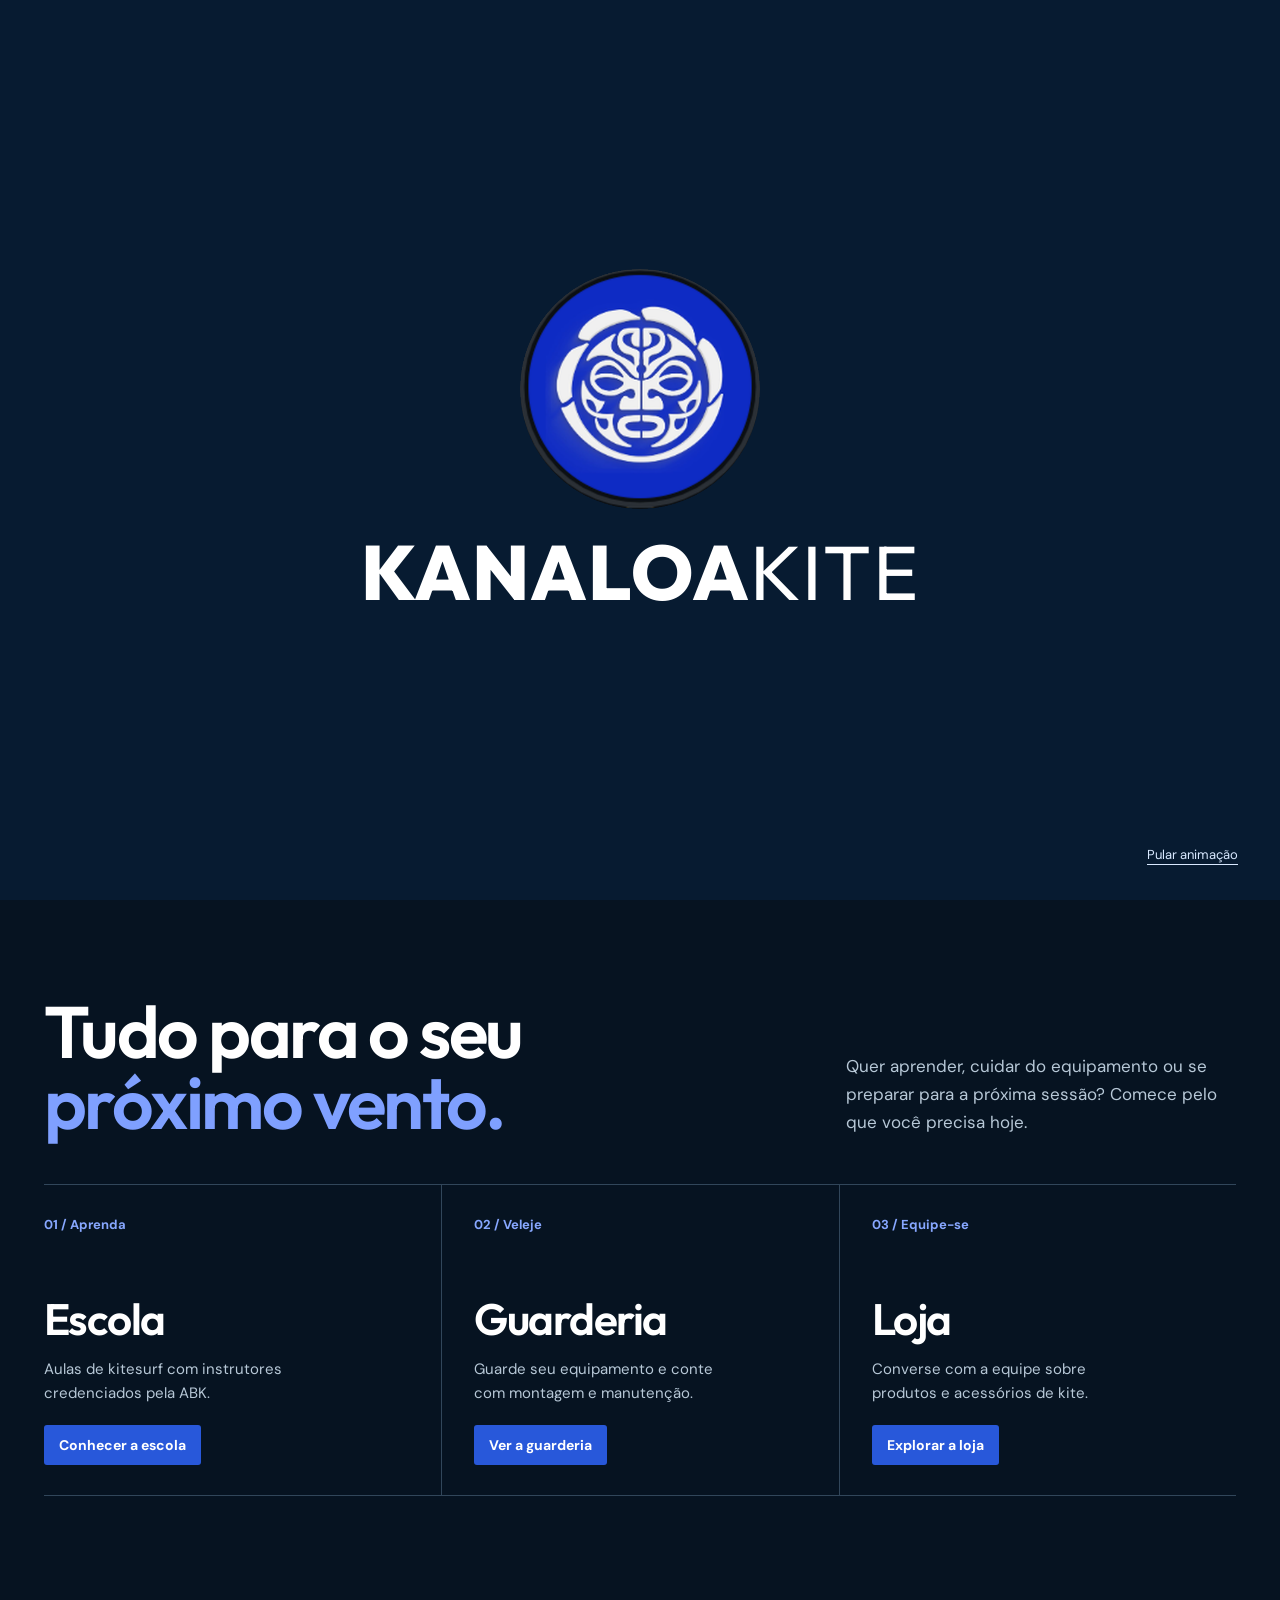
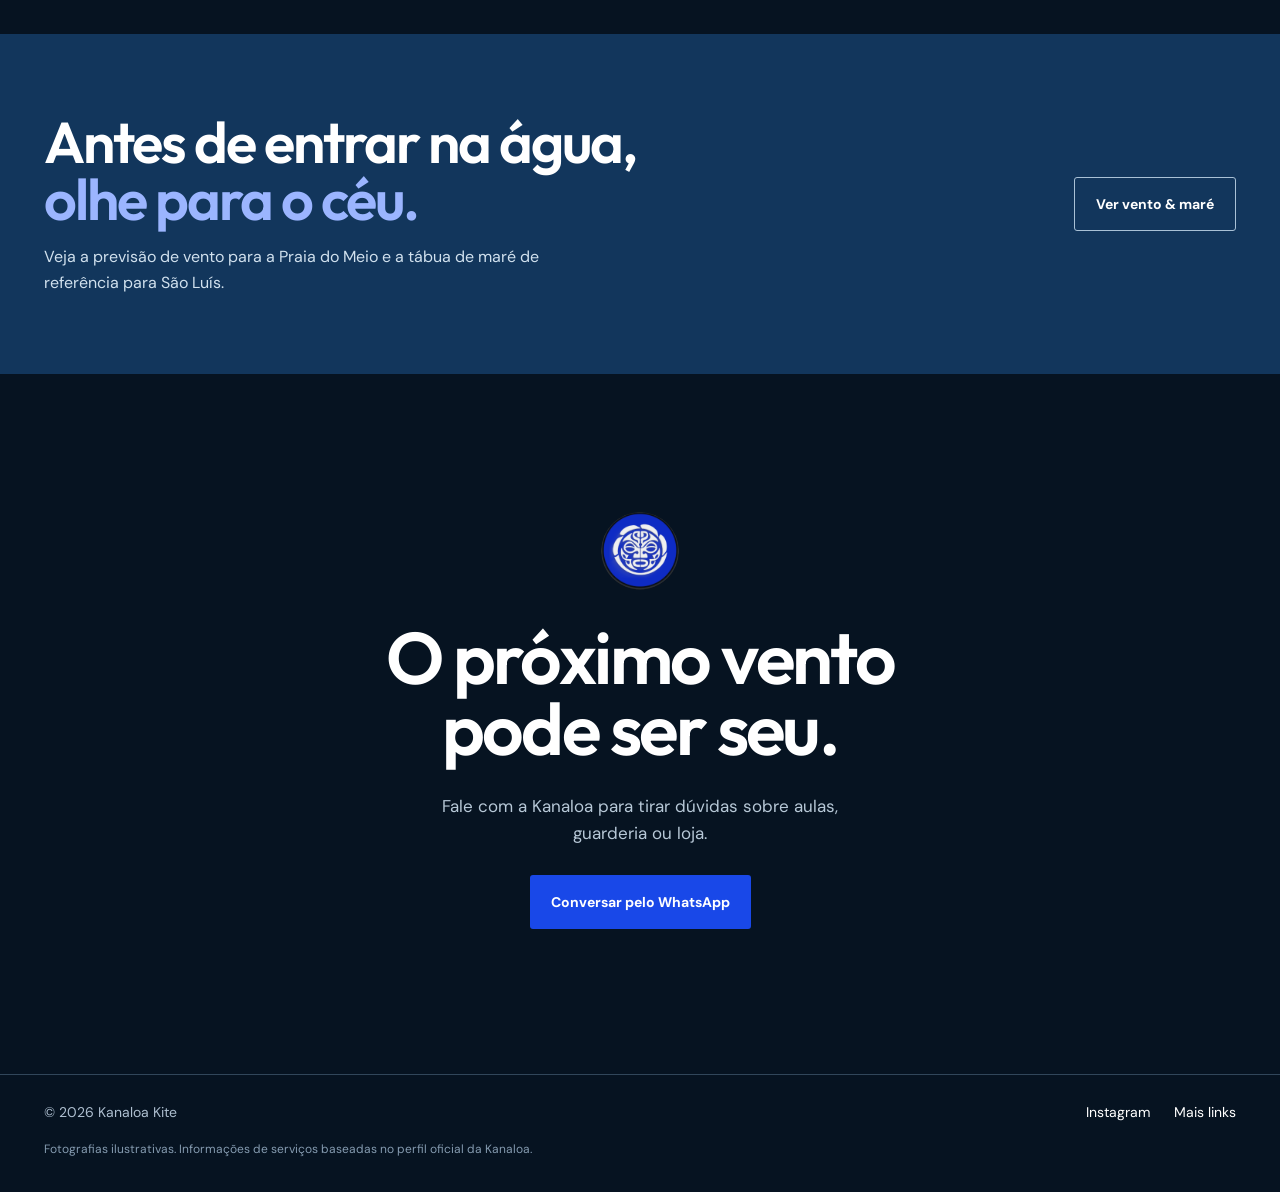
<file: index.html>
<!doctype html>
<html lang="pt-BR">
<head>
  <meta charset="utf-8">
  <meta name="viewport" content="width=device-width, initial-scale=1">
  <meta name="theme-color" content="#061321">
  <meta name="description" content="Kanaloa Kite: escola de kitesurf, guarderia e loja. Viva o vento em São Luís, Maranhão.">
  <title>Kanaloa Kite — Praia do Meio, Araçagy</title>
  <link rel="icon" type="image/png" href="assets/logo.png">
  <link rel="preconnect" href="https://fonts.googleapis.com">
  <link rel="preconnect" href="https://fonts.gstatic.com" crossorigin>
  <link href="https://fonts.googleapis.com/css2?family=DM+Sans:wght@400;500;600;700&family=Outfit:wght@400;500;600;700;800&display=swap" rel="stylesheet">
  <link rel="stylesheet" href="styles.css">
  <script defer src="script.js"></script>
  <script defer src="products.js"></script>
  <script defer src="store.js?v=6"></script>
</head>
<body>
  <a class="skip-link" href="#conteudo">Pular para o conteúdo</a>
  <div class="intro" id="intro" aria-hidden="true">
    <div class="intro__scene">
      <div class="intro__logo-draw"><svg class="intro__trace" xmlns="http://www.w3.org/2000/svg" viewBox="0 0 404 404" fill="none" stroke="white" stroke-width="2.5" stroke-linejoin="round" stroke-linecap="round"><path d="M 341,211 L 339,210 L 332,219 L 321,230 L 314,234 L 314,237 L 310,244 L 308,251 L 298,267 L 290,277 L 275,291 L 262,300 L 240,310 L 229,312 L 225,314 L 218,314 L 209,316 L 189,315 L 167,310 L 157,306 L 147,300 L 145,300 L 136,294 L 119,279 L 103,258 L 103,256 L 101,254 L 97,246 L 97,243 L 93,236 L 93,232 L 90,223 L 87,224 L 81,230 L 74,233 L 71,233 L 70,236 L 76,249 L 80,254 L 80,256 L 90,270 L 106,287 L 127,303 L 144,311 L 146,313 L 154,315 L 157,317 L 160,317 L 163,319 L 176,321 L 180,323 L 217,324 L 218,323 L 227,323 L 240,319 L 245,319 L 253,315 L 261,313 L 263,311 L 265,311 L 280,303 L 299,289 L 318,269 L 327,255 L 337,230 L 339,216 Z" pathLength="100" style="--order:0"/><path d="M 200,100 L 198,99 L 186,99 L 185,100 L 174,101 L 167,107 L 166,111 L 164,113 L 164,127 L 166,129 L 166,131 L 171,138 L 178,142 L 187,144 L 192,149 L 192,160 L 191,161 L 183,154 L 160,142 L 153,134 L 153,122 L 160,110 L 156,110 L 147,116 L 145,116 L 129,128 L 120,137 L 115,144 L 112,153 L 115,153 L 123,147 L 126,147 L 129,145 L 140,144 L 153,147 L 165,153 L 181,168 L 184,173 L 194,182 L 198,183 L 199,182 L 199,175 L 195,171 L 195,165 L 199,161 L 200,158 L 199,155 L 200,153 L 200,139 L 197,136 L 185,132 L 178,128 L 172,121 L 172,114 L 174,111 L 179,108 L 189,107 L 190,109 L 188,111 L 187,115 L 188,124 L 191,128 L 199,130 L 200,129 L 200,113 L 201,112 Z" pathLength="100" style="--order:1"/><path d="M 207,101 L 208,130 L 215,129 L 219,125 L 220,113 L 217,109 L 218,107 L 225,107 L 231,109 L 236,115 L 235,122 L 228,129 L 208,138 L 207,142 L 208,160 L 212,164 L 213,167 L 211,173 L 208,176 L 208,182 L 209,183 L 215,181 L 225,171 L 229,165 L 240,155 L 246,151 L 260,145 L 278,145 L 281,147 L 284,147 L 293,153 L 295,153 L 293,145 L 283,132 L 272,124 L 271,122 L 249,109 L 248,112 L 251,115 L 255,125 L 254,135 L 246,143 L 233,150 L 231,150 L 216,161 L 215,160 L 216,148 L 223,143 L 232,141 L 241,132 L 241,130 L 243,128 L 243,112 L 241,110 L 240,106 L 231,100 L 210,99 Z" pathLength="100" style="--order:2"/><path d="M 128,160 L 120,171 L 118,179 L 118,189 L 124,200 L 130,206 L 140,211 L 145,212 L 159,212 L 163,211 L 169,207 L 172,207 L 182,201 L 189,201 L 193,205 L 194,208 L 193,214 L 189,218 L 185,218 L 180,214 L 174,214 L 170,219 L 168,224 L 168,230 L 167,231 L 168,235 L 170,236 L 198,236 L 201,235 L 201,220 L 202,219 L 201,188 L 196,186 L 192,186 L 190,184 L 184,182 L 164,160 L 155,154 L 150,153 L 140,154 Z" pathLength="100" style="--order:3"/><path d="M 283,164 L 273,156 L 261,153 L 253,154 L 246,158 L 223,182 L 215,186 L 211,186 L 206,188 L 206,235 L 209,236 L 237,236 L 240,233 L 239,223 L 233,214 L 228,214 L 222,218 L 218,218 L 215,215 L 213,210 L 215,204 L 219,201 L 225,201 L 236,207 L 238,207 L 240,209 L 249,212 L 263,212 L 268,211 L 270,209 L 276,207 L 285,198 L 289,191 L 289,176 L 287,173 L 287,170 Z" pathLength="100" style="--order:4"/><path d="M 105,188 L 104,202 L 103,203 L 104,221 L 110,235 L 114,240 L 120,245 L 128,248 L 128,250 L 126,252 L 126,257 L 128,261 L 128,265 L 132,272 L 146,285 L 160,293 L 168,295 L 171,297 L 176,297 L 181,299 L 186,298 L 185,296 L 173,290 L 163,280 L 159,274 L 155,263 L 155,250 L 157,244 L 136,244 L 131,243 L 129,241 L 135,236 L 141,226 L 141,223 L 140,222 L 134,222 L 124,216 L 114,205 L 109,196 L 107,188 Z" pathLength="100" style="--order:5"/><path d="M 302,188 L 300,189 L 298,197 L 292,207 L 281,218 L 266,224 L 271,234 L 278,241 L 276,243 L 271,244 L 251,244 L 252,264 L 250,268 L 250,271 L 239,286 L 226,295 L 222,296 L 221,298 L 227,299 L 248,293 L 263,284 L 276,271 L 279,266 L 281,258 L 281,252 L 279,249 L 290,243 L 297,236 L 303,223 L 304,196 Z" pathLength="100" style="--order:6"/><path d="M 113,125 L 110,125 L 106,128 L 98,130 L 86,136 L 76,148 L 66,168 L 64,181 L 62,185 L 62,205 L 66,218 L 71,225 L 78,222 L 87,214 L 86,194 L 87,193 L 87,186 L 89,176 L 99,150 L 108,135 L 114,128 Z" pathLength="100" style="--order:7"/><path d="M 205,69 L 208,80 L 212,85 L 218,85 L 236,89 L 251,95 L 275,110 L 293,127 L 297,126 L 295,123 L 291,102 L 289,100 L 288,96 L 281,88 L 266,76 L 264,76 L 259,72 L 244,66 L 239,66 L 234,64 L 215,64 L 211,66 L 208,66 Z" pathLength="100" style="--order:8"/><path d="M 201,81 L 182,71 L 172,68 L 165,68 L 159,70 L 144,72 L 123,82 L 110,92 L 100,106 L 98,114 L 101,117 L 104,118 L 117,119 L 127,109 L 150,95 L 158,93 L 166,89 L 170,89 L 184,85 L 201,84 Z" pathLength="100" style="--order:9"/><path d="M 306,117 L 302,122 L 301,127 L 299,130 L 299,134 L 306,144 L 314,164 L 314,168 L 316,173 L 316,180 L 318,185 L 318,215 L 316,222 L 319,224 L 331,210 L 337,201 L 339,192 L 339,167 L 335,150 L 327,133 L 316,121 L 309,117 Z" pathLength="100" style="--order:10"/><path d="M 168,252 L 164,259 L 164,268 L 166,270 L 167,274 L 172,279 L 185,283 L 201,283 L 202,282 L 201,273 L 185,272 L 181,270 L 176,264 L 176,262 L 182,257 L 201,255 L 202,252 L 201,251 L 202,248 L 201,246 L 180,247 L 175,248 Z" pathLength="100" style="--order:11"/><path d="M 206,246 L 206,254 L 207,255 L 225,257 L 231,261 L 231,265 L 223,272 L 206,273 L 206,283 L 223,283 L 226,281 L 230,281 L 235,279 L 241,273 L 243,268 L 243,259 L 239,252 L 232,248 L 227,247 Z" pathLength="100" style="--order:12"/><path d="M 233,193 L 233,191 L 237,187 L 243,185 L 245,183 L 255,182 L 256,181 L 274,182 L 279,184 L 282,187 L 281,192 L 271,202 L 261,205 L 253,205 L 245,203 L 240,200 Z" pathLength="100" style="--order:13"/><path d="M 233,181 L 235,177 L 243,168 L 254,161 L 263,161 L 271,164 L 280,172 L 282,176 L 280,179 L 275,178 L 272,176 L 253,176 L 250,178 L 242,179 L 235,183 Z" pathLength="100" style="--order:14"/><path d="M 125,187 L 133,182 L 152,181 L 167,185 L 174,190 L 174,193 L 165,202 L 154,205 L 146,205 L 141,204 L 134,200 L 125,190 Z" pathLength="100" style="--order:15"/><path d="M 125,176 L 129,170 L 138,163 L 144,161 L 153,161 L 161,165 L 170,174 L 174,181 L 170,182 L 168,180 L 163,178 L 158,178 L 155,176 L 135,176 L 132,178 L 127,179 Z" pathLength="100" style="--order:16"/><path d="M 130,249 L 138,251 L 145,251 L 147,253 L 149,258 L 148,266 L 144,270 L 141,270 L 133,263 L 128,251 Z" pathLength="100" style="--order:17"/><path d="M 277,249 L 279,252 L 276,261 L 270,268 L 266,270 L 263,270 L 259,265 L 259,255 L 262,251 L 270,251 Z" pathLength="100" style="--order:18"/><path d="M 113,218 L 118,219 L 121,221 L 126,227 L 129,240 L 127,242 L 121,239 L 114,232 L 111,225 L 111,220 Z" pathLength="100" style="--order:19"/><path d="M 295,219 L 297,222 L 294,231 L 288,238 L 280,242 L 279,241 L 279,234 L 281,228 L 288,220 Z" pathLength="100" style="--order:20"/></svg><img class="intro__logo-final" src="assets/logo.png" alt=""></div>
      <span class="intro__name">KANALOA<span>KITE</span></span>
    </div>
    <button class="intro__skip" id="skipIntro" type="button">Pular animação</button>
  </div>

  <header class="site-header" id="topo">
    <a class="brand" href="#topo" aria-label="Kanaloa Kite, início">
      <img src="assets/logo.png" alt="" width="46" height="46">
      <span>KANALOA <em>KITE</em></span>
</a>
    <button class="menu-toggle" id="menuToggle" type="button" aria-expanded="false" aria-controls="mainNav" aria-label="Abrir menu">
      <span></span><span></span>
    </button>
    <nav class="main-nav" id="mainNav" aria-label="Navegação principal">
      
      <a href="escola.html">Escola</a>
      <a href="guarderia.html">Guarderia</a>
      <a href="loja.html">Loja</a>
      <a href="condicoes.html">Vento & maré</a><a href="carrinho.html" class="nav-contact">Carrinho <span id="cartCount" aria-label="itens no carrinho">0</span></a>
    </nav>
  </header>

  <main id="conteudo">
    <section class="hero" aria-labelledby="heroTitle">
      <div class="hero__photo" role="img" aria-label="Vista aérea de kitesurfistas no mar"></div>
      <div class="hero__shade"></div>
      <div class="hero__content wrap">
        <p class="hero__location"><span class="location-dot"></span> Praia do Meio · Araçagy</p>
        <h1 id="heroTitle">O vento chama.<br><span>Você responde.</span></h1>
        <p class="hero__lead">Da primeira aula ao próximo velejo, a Kanaloa reúne escola, guarderia e loja para você viver mais tempo na água.</p>
        <div class="hero__actions">
          <a class="button button--blue" href="escola.html" >Agendar uma aula</a>
          <a class="text-link" href="#experiencias">Conheça a Kanaloa</a>
        </div>
      </div>
      <div class="hero__bottom wrap"><span>Escola desde 2017</span><span>Role para explorar</span></div>
    </section>

    <section class="intro-section wrap" id="experiencias" aria-labelledby="experienciasTitle">
      <div class="intro-section__heading">
        <h2 id="experienciasTitle">Tudo para o seu<br><em>próximo vento.</em></h2>
        <p>Quer aprender, cuidar do equipamento ou se preparar para a próxima sessão? Comece pelo que você precisa hoje.</p>
      </div>
      <div class="paths" aria-label="Serviços da Kanaloa">
        <a class="path path--school" href="escola.html"><span class="path__index">01 / Aprenda</span><strong>Escola</strong><span>Aulas de kitesurf com instrutores credenciados pela ABK.</span><span class="path__cta">Conhecer a escola</span></a>
        <a class="path path--storage" href="guarderia.html"><span class="path__index">02 / Veleje</span><strong>Guarderia</strong><span>Guarde seu equipamento e conte com montagem e manutenção.</span><span class="path__cta">Ver a guarderia</span></a>
        <a class="path path--shop" href="loja.html"><span class="path__index">03 / Equipe-se</span><strong>Loja</strong><span>Converse com a equipe sobre produtos e acessórios de kite.</span><span class="path__cta">Explorar a loja</span></a>
      </div>
    </section>
<section class="home-conditions"><div class="wrap home-conditions__inner"><div><h2>Antes de entrar na água,<br><em>olhe para o céu.</em></h2><p>Veja a previsão de vento para a Praia do Meio e a tábua de maré de referência para São Luís.</p></div><a class="button button--outline" href="condicoes.html">Ver vento & maré</a></div></section>
<section class="contact wrap" id="contato" aria-labelledby="contatoTitle">
      <img src="assets/logo.png" alt="" width="78" height="78">
      <h2 id="contatoTitle">O próximo vento<br>pode ser seu.</h2>
      <p>Fale com a Kanaloa para tirar dúvidas sobre aulas, guarderia ou loja.</p>
      <a class="button button--blue" href="https://wa.me/5598988404040?text=Ol%C3%A1%2C%20vim%20pelo%20site%20e%20quero%20falar%20com%20a%20Kanaloa." target="_blank" rel="noopener noreferrer">Conversar pelo WhatsApp</a>
    </section>
  </main>

  <footer class="site-footer"><div class="wrap site-footer__inner"><span>© <span id="year">2026</span> Kanaloa Kite</span><div><a href="https://www.instagram.com/kanaloakite/" target="_blank" rel="noopener noreferrer">Instagram</a><a href="https://linktr.ee/kanaloakite" target="_blank" rel="noopener noreferrer">Mais links</a></div><small>Fotografias ilustrativas. Informações de serviços baseadas no perfil oficial da Kanaloa.</small></div></footer>
</body>
</html>
</file>
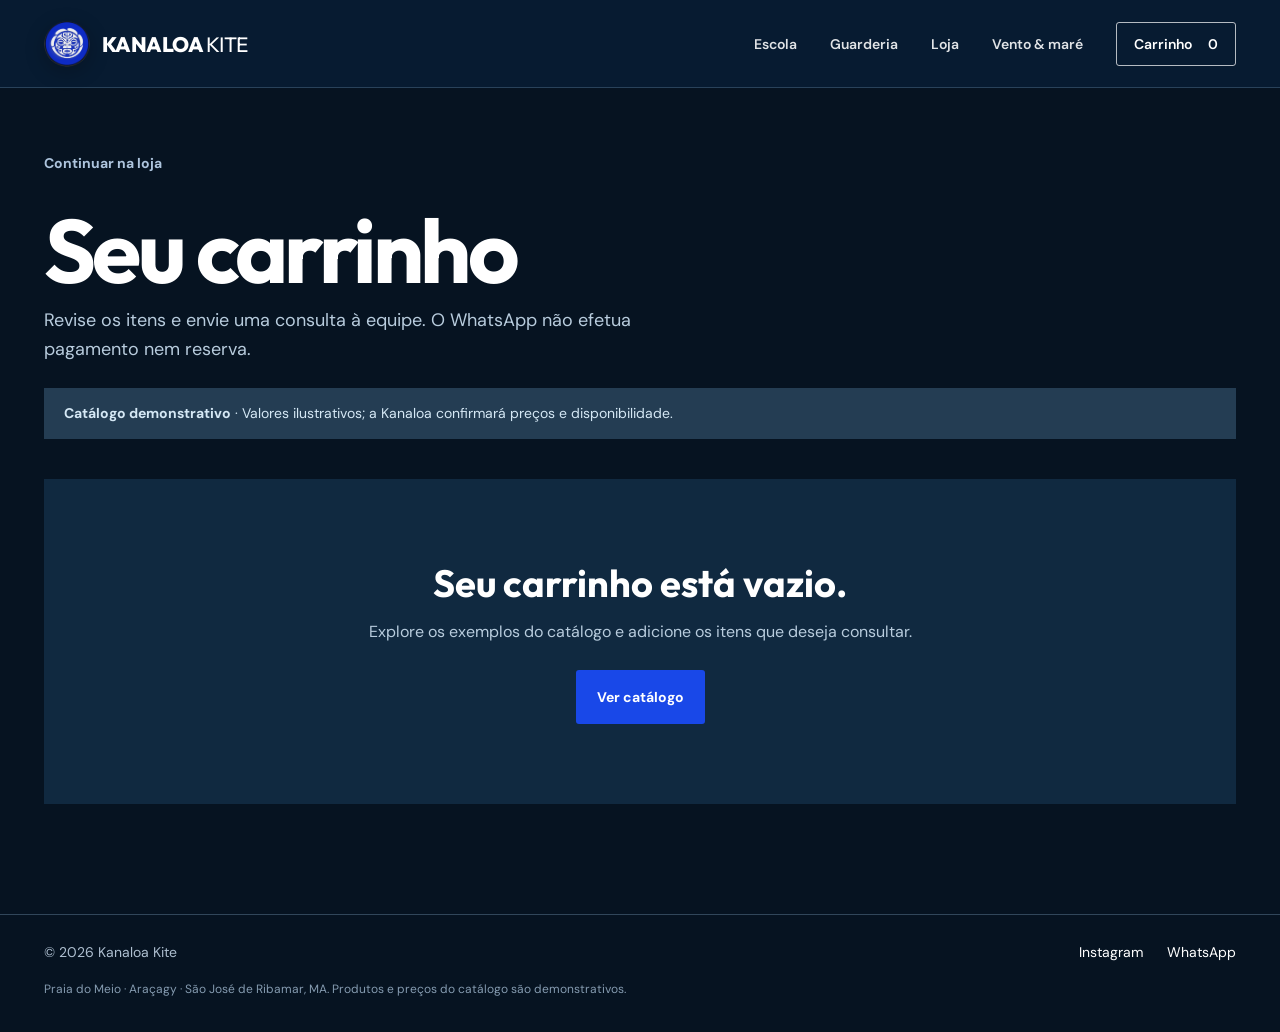
<file: carrinho.html>
<!doctype html><html lang="pt-BR"><head><meta charset="utf-8"><meta name="viewport" content="width=device-width,initial-scale=1"><meta name="theme-color" content="#061321"><meta name="description" content="Kanaloa Kite: escola, guarderia, loja e condições de vento e maré na Praia do Meio, Maranhão."><title>Carrinho | Kanaloa Kite</title><link rel="icon" type="image/png" href="assets/logo.png"><link rel="preconnect" href="https://fonts.googleapis.com"><link rel="preconnect" href="https://fonts.gstatic.com" crossorigin><link href="https://fonts.googleapis.com/css2?family=DM+Sans:wght@400;500;600;700&family=Outfit:wght@400;500;600;700;800&display=swap" rel="stylesheet"><link rel="stylesheet" href="styles.css"><script defer src="script.js"></script><script defer src="products.js"></script><script defer src="store.js?v=6"></script></head><body><a class="skip-link" href="#conteudo">Pular para o conteúdo</a><header class="site-header site-header--solid" id="topo"><a class="brand" href="index.html" aria-label="Kanaloa Kite, início"><img src="assets/logo.png" alt="" width="46" height="46"><span>KANALOA <em>KITE</em></span></a><button class="menu-toggle" id="menuToggle" type="button" aria-expanded="false" aria-controls="mainNav" aria-label="Abrir menu"><span></span><span></span></button><nav class="main-nav" id="mainNav" aria-label="Navegação principal"><a href="escola.html">Escola</a><a href="guarderia.html">Guarderia</a><a href="loja.html">Loja</a><a href="condicoes.html">Vento & maré</a><a class="nav-contact" href="carrinho.html">Carrinho <span id="cartCount" aria-label="itens no carrinho">0</span></a></nav></header><main id="conteudo"><section class="cart-page wrap"><a class="back-link" href="loja.html"> Continuar na loja</a><h1>Seu carrinho</h1><p>Revise os itens e envie uma consulta à equipe. O WhatsApp não efetua pagamento nem reserva.</p><div class="demo-notice"><strong>Catálogo demonstrativo</strong> · Valores ilustrativos; a Kanaloa confirmará preços e disponibilidade.</div><div id="cartContent"></div></section></main><footer class="site-footer"><div class="wrap site-footer__inner"><span>© <span id="year">2026</span> Kanaloa Kite</span><div><a href="https://www.instagram.com/kanaloakite/" target="_blank" rel="noopener noreferrer">Instagram</a><a href="https://wa.me/5598988404040" target="_blank" rel="noopener noreferrer">WhatsApp</a></div><small>Praia do Meio · Araçagy · São José de Ribamar, MA. Produtos e preços do catálogo são demonstrativos.</small></div></footer></body></html>
</file>
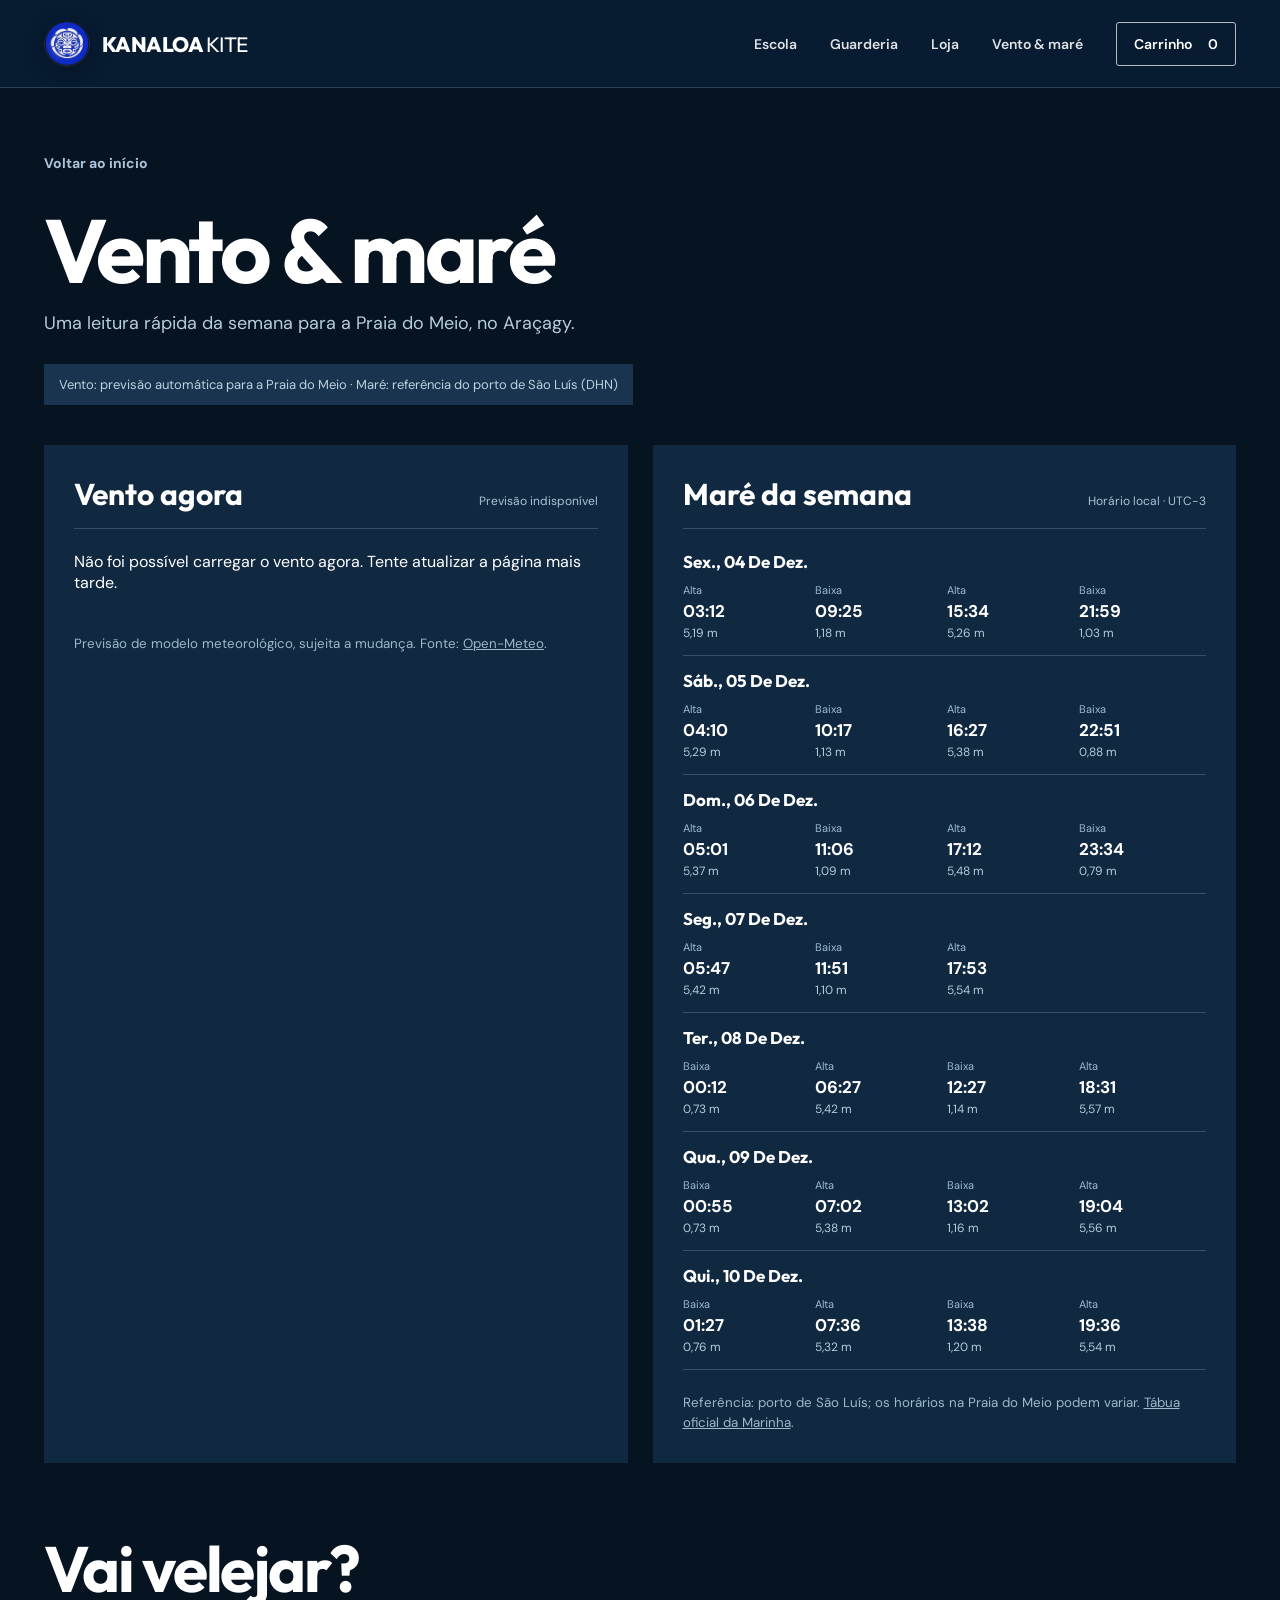
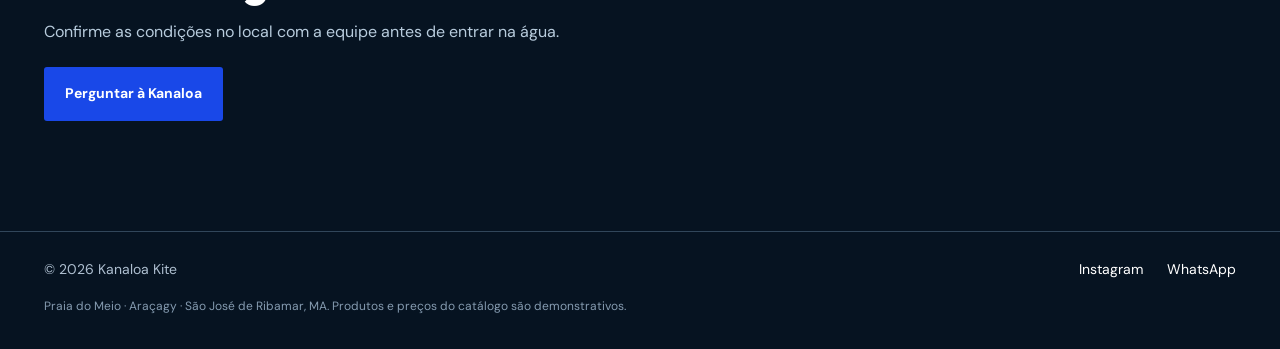
<file: condicoes.html>
<!doctype html><html lang="pt-BR"><head><meta charset="utf-8"><meta name="viewport" content="width=device-width,initial-scale=1"><meta name="theme-color" content="#061321"><meta name="description" content="Kanaloa Kite: escola, guarderia, loja e condições de vento e maré na Praia do Meio, Maranhão."><title>Vento e maré | Kanaloa Kite</title><link rel="icon" type="image/png" href="assets/logo.png"><link rel="preconnect" href="https://fonts.googleapis.com"><link rel="preconnect" href="https://fonts.gstatic.com" crossorigin><link href="https://fonts.googleapis.com/css2?family=DM+Sans:wght@400;500;600;700&family=Outfit:wght@400;500;600;700;800&display=swap" rel="stylesheet"><link rel="stylesheet" href="styles.css"><script defer src="script.js"></script><script defer src="conditions.js"></script><script defer src="products.js"></script><script defer src="store.js?v=6"></script></head><body><a class="skip-link" href="#conteudo">Pular para o conteúdo</a><header class="site-header site-header--solid" id="topo"><a class="brand" href="index.html" aria-label="Kanaloa Kite, início"><img src="assets/logo.png" alt="" width="46" height="46"><span>KANALOA <em>KITE</em></span></a><button class="menu-toggle" id="menuToggle" type="button" aria-expanded="false" aria-controls="mainNav" aria-label="Abrir menu"><span></span><span></span></button><nav class="main-nav" id="mainNav" aria-label="Navegação principal"><a href="escola.html">Escola</a><a href="guarderia.html">Guarderia</a><a href="loja.html">Loja</a><a href="condicoes.html">Vento & maré</a><a class="nav-contact" href="carrinho.html">Carrinho <span id="cartCount" aria-label="itens no carrinho">0</span></a></nav></header><main id="conteudo"><section class="conditions-head wrap"><a class="back-link" href="index.html"> Voltar ao início</a><h1>Vento & maré</h1><p>Uma leitura rápida da semana para a Praia do Meio, no Araçagy.</p><div class="conditions-meta">Vento: previsão automática para a Praia do Meio · Maré: referência do porto de São Luís (DHN)</div></section><section class="conditions-grid wrap"><div class="wind-panel"><div class="panel-heading"><h2>Vento agora</h2><span id="windUpdated">Atualizando...</span></div><div id="windCurrent" aria-live="polite"><p>Buscando previsão...</p></div><div id="windDays" class="wind-days"></div><small>Previsão de modelo meteorológico, sujeita a mudança. Fonte: <a href="https://open-meteo.com/en/docs" target="_blank" rel="noopener noreferrer">Open-Meteo</a>.</small></div><div class="tide-panel"><div class="panel-heading"><h2>Maré da semana</h2><span>Horário local · UTC−3</span></div><div id="tideDays" aria-live="polite"><p>Carregando tábua de marés...</p></div><small>Referência: porto de São Luís; os horários na Praia do Meio podem variar. <a href="https://www.marinha.mil.br/chm/dados-do-segnav-publicacoes/tabuas-das-mares" target="_blank" rel="noopener noreferrer">Tábua oficial da Marinha</a>.</small></div></section><section class="conditions-cta wrap"><h2>Vai velejar?</h2><p>Confirme as condições no local com a equipe antes de entrar na água.</p><a class="button button--blue" href="https://wa.me/5598988404040?text=Ol%C3%A1%2C%20como%20est%C3%A3o%20as%20condi%C3%A7%C3%B5es%20para%20velejar%20na%20Praia%20do%20Meio%3F" target="_blank" rel="noopener noreferrer">Perguntar à Kanaloa</a></section></main><footer class="site-footer"><div class="wrap site-footer__inner"><span>© <span id="year">2026</span> Kanaloa Kite</span><div><a href="https://www.instagram.com/kanaloakite/" target="_blank" rel="noopener noreferrer">Instagram</a><a href="https://wa.me/5598988404040" target="_blank" rel="noopener noreferrer">WhatsApp</a></div><small>Praia do Meio · Araçagy · São José de Ribamar, MA. Produtos e preços do catálogo são demonstrativos.</small></div></footer></body></html>
</file>
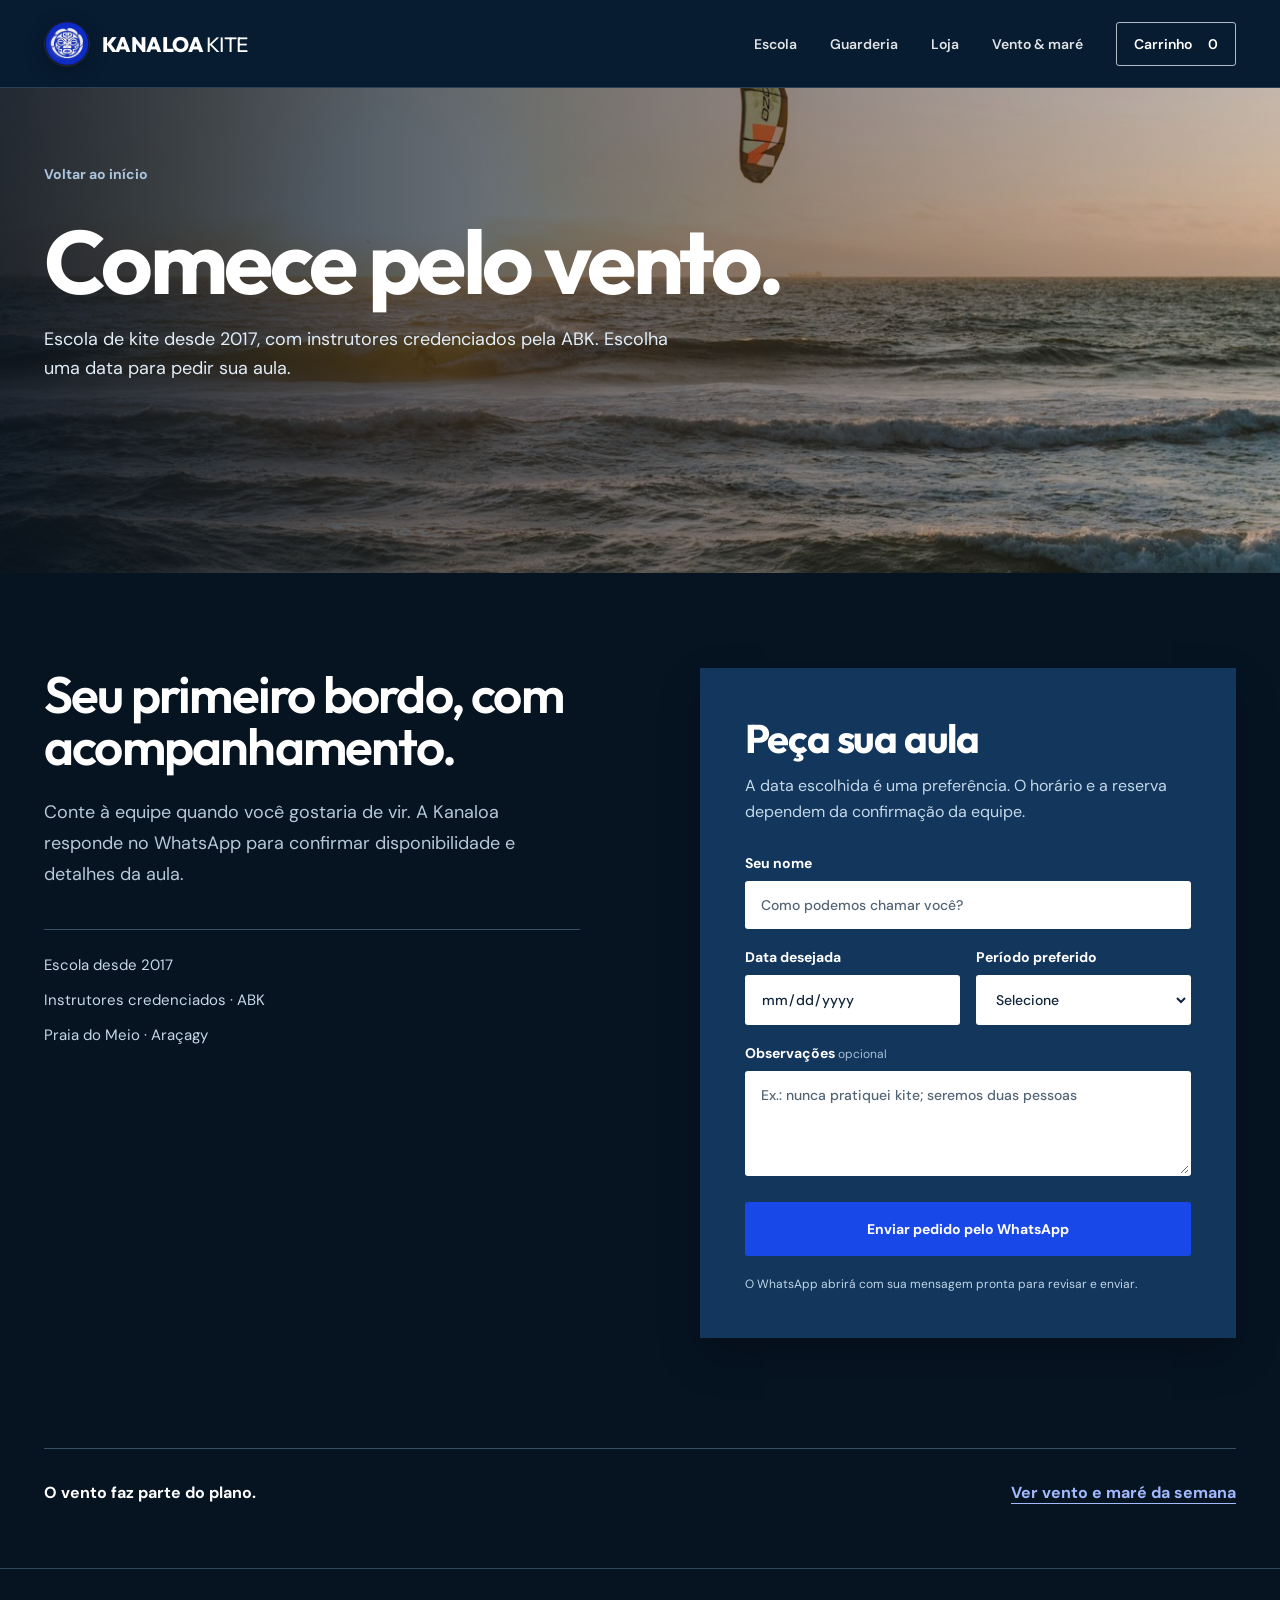
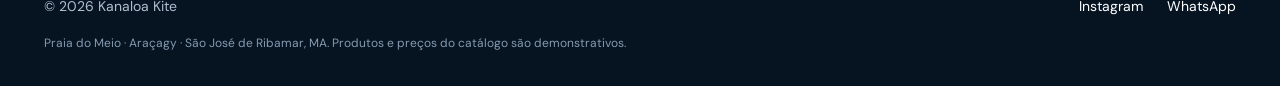
<file: escola.html>
<!doctype html><html lang="pt-BR"><head><meta charset="utf-8"><meta name="viewport" content="width=device-width,initial-scale=1"><meta name="theme-color" content="#061321"><meta name="description" content="Kanaloa Kite: escola, guarderia, loja e condições de vento e maré na Praia do Meio, Maranhão."><title>Escola | Kanaloa Kite</title><link rel="icon" type="image/png" href="assets/logo.png"><link rel="preconnect" href="https://fonts.googleapis.com"><link rel="preconnect" href="https://fonts.gstatic.com" crossorigin><link href="https://fonts.googleapis.com/css2?family=DM+Sans:wght@400;500;600;700&family=Outfit:wght@400;500;600;700;800&display=swap" rel="stylesheet"><link rel="stylesheet" href="styles.css"><script defer src="script.js"></script><script defer src="booking.js"></script><script defer src="products.js"></script><script defer src="store.js?v=6"></script></head><body><a class="skip-link" href="#conteudo">Pular para o conteúdo</a><header class="site-header site-header--solid" id="topo"><a class="brand" href="index.html" aria-label="Kanaloa Kite, início"><img src="assets/logo.png" alt="" width="46" height="46"><span>KANALOA <em>KITE</em></span></a><button class="menu-toggle" id="menuToggle" type="button" aria-expanded="false" aria-controls="mainNav" aria-label="Abrir menu"><span></span><span></span></button><nav class="main-nav" id="mainNav" aria-label="Navegação principal"><a href="escola.html">Escola</a><a href="guarderia.html">Guarderia</a><a href="loja.html">Loja</a><a href="condicoes.html">Vento & maré</a><a class="nav-contact" href="carrinho.html">Carrinho <span id="cartCount" aria-label="itens no carrinho">0</span></a></nav></header><main id="conteudo"><section class="page-hero page-hero--school"><div class="wrap page-hero__inner"><a class="back-link" href="index.html"> Voltar ao início</a><h1>Comece pelo vento.</h1><p>Escola de kite desde 2017, com instrutores credenciados pela ABK. Escolha uma data para pedir sua aula.</p></div></section><section class="content-grid wrap"><div class="content-grid__text"><h2>Seu primeiro bordo, com acompanhamento.</h2><p>Conte à equipe quando você gostaria de vir. A Kanaloa responde no WhatsApp para confirmar disponibilidade e detalhes da aula.</p><div class="info-strip"><span>Escola desde 2017</span><span>Instrutores credenciados · ABK</span><span>Praia do Meio · Araçagy</span></div></div><div class="booking-panel"><h2>Peça sua aula</h2><p>A data escolhida é uma preferência. O horário e a reserva dependem da confirmação da equipe.</p><form id="lessonForm"><label>Seu nome<input id="lessonName" name="name" autocomplete="name" required maxlength="80" placeholder="Como podemos chamar você?"></label><div class="form-row"><label>Data desejada<input id="lessonDate" name="date" type="date" required></label><label>Período preferido<select id="lessonPeriod" name="period" required><option value="">Selecione</option><option>Manhã</option><option>Tarde</option><option>Flexível</option></select></label></div><label>Observações <span class="optional">opcional</span><textarea id="lessonNotes" name="notes" rows="4" maxlength="500" placeholder="Ex.: nunca pratiquei kite; seremos duas pessoas"></textarea></label><button class="button button--blue" type="submit">Enviar pedido pelo WhatsApp </button><p class="form-footnote">O WhatsApp abrirá com sua mensagem pronta para revisar e enviar.</p></form></div></section><section class="mini-banner wrap"><span>O vento faz parte do plano.</span><a href="condicoes.html">Ver vento e maré da semana</a></section></main><footer class="site-footer"><div class="wrap site-footer__inner"><span>© <span id="year">2026</span> Kanaloa Kite</span><div><a href="https://www.instagram.com/kanaloakite/" target="_blank" rel="noopener noreferrer">Instagram</a><a href="https://wa.me/5598988404040" target="_blank" rel="noopener noreferrer">WhatsApp</a></div><small>Praia do Meio · Araçagy · São José de Ribamar, MA. Produtos e preços do catálogo são demonstrativos.</small></div></footer></body></html>
</file>
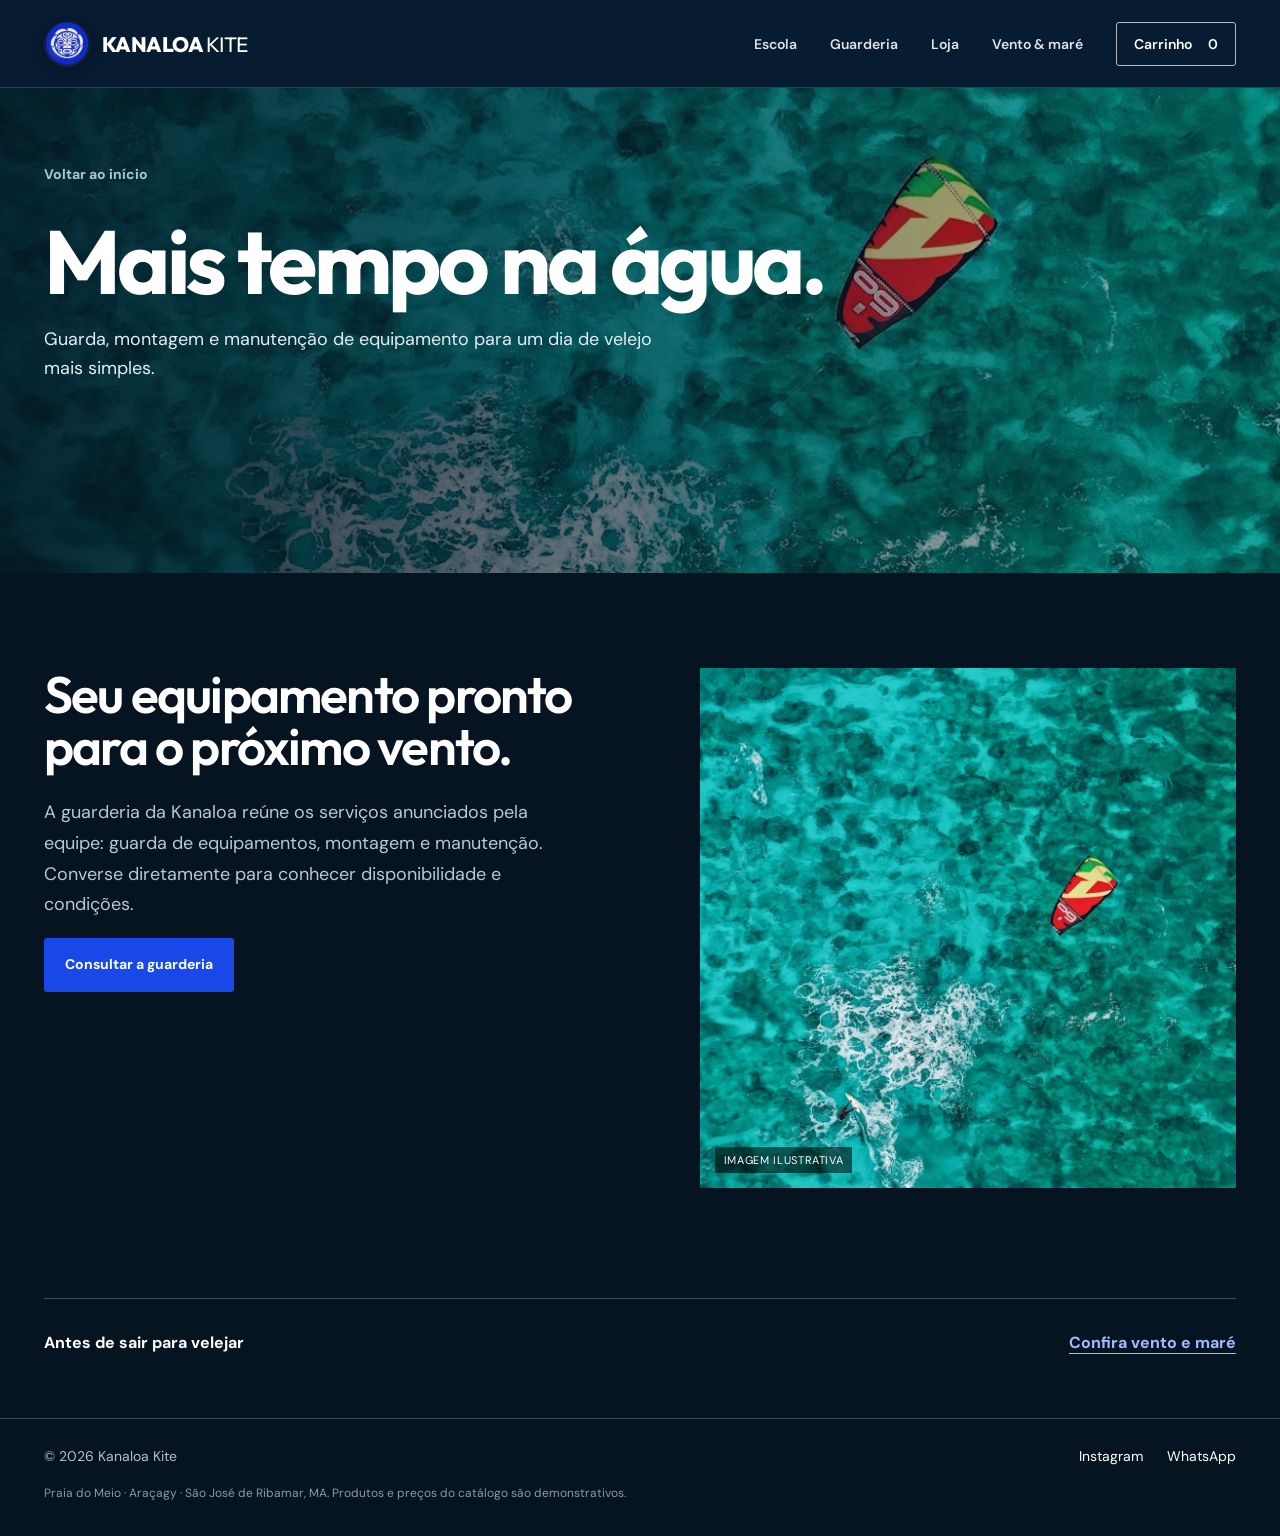
<file: guarderia.html>
<!doctype html><html lang="pt-BR"><head><meta charset="utf-8"><meta name="viewport" content="width=device-width,initial-scale=1"><meta name="theme-color" content="#061321"><meta name="description" content="Kanaloa Kite: escola, guarderia, loja e condições de vento e maré na Praia do Meio, Maranhão."><title>Guarderia | Kanaloa Kite</title><link rel="icon" type="image/png" href="assets/logo.png"><link rel="preconnect" href="https://fonts.googleapis.com"><link rel="preconnect" href="https://fonts.gstatic.com" crossorigin><link href="https://fonts.googleapis.com/css2?family=DM+Sans:wght@400;500;600;700&family=Outfit:wght@400;500;600;700;800&display=swap" rel="stylesheet"><link rel="stylesheet" href="styles.css"><script defer src="script.js"></script><script defer src="products.js"></script><script defer src="store.js?v=6"></script></head><body><a class="skip-link" href="#conteudo">Pular para o conteúdo</a><header class="site-header site-header--solid" id="topo"><a class="brand" href="index.html" aria-label="Kanaloa Kite, início"><img src="assets/logo.png" alt="" width="46" height="46"><span>KANALOA <em>KITE</em></span></a><button class="menu-toggle" id="menuToggle" type="button" aria-expanded="false" aria-controls="mainNav" aria-label="Abrir menu"><span></span><span></span></button><nav class="main-nav" id="mainNav" aria-label="Navegação principal"><a href="escola.html">Escola</a><a href="guarderia.html">Guarderia</a><a href="loja.html">Loja</a><a href="condicoes.html">Vento & maré</a><a class="nav-contact" href="carrinho.html">Carrinho <span id="cartCount" aria-label="itens no carrinho">0</span></a></nav></header><main id="conteudo"><section class="page-hero page-hero--storage"><div class="wrap page-hero__inner"><a class="back-link" href="index.html"> Voltar ao início</a><h1>Mais tempo na água.</h1><p>Guarda, montagem e manutenção de equipamento para um dia de velejo mais simples.</p></div></section><section class="content-grid wrap"><div class="content-grid__text"><h2>Seu equipamento pronto para o próximo vento.</h2><p>A guarderia da Kanaloa reúne os serviços anunciados pela equipe: guarda de equipamentos, montagem e manutenção. Converse diretamente para conhecer disponibilidade e condições.</p><a class="button button--blue" href="https://wa.me/5598988404040?text=Ol%C3%A1%2C%20quero%20saber%20sobre%20a%20guarderia%2C%20montagem%20e%20manuten%C3%A7%C3%A3o%20da%20Kanaloa." target="_blank" rel="noopener noreferrer">Consultar a guarderia</a></div><div class="editorial-photo"><img src="assets/rider.jpg" alt="Kitesurfista sobre águas claras" loading="lazy"><span>Imagem ilustrativa</span></div></section><section class="mini-banner wrap"><span>Antes de sair para velejar</span><a href="condicoes.html">Confira vento e maré</a></section></main><footer class="site-footer"><div class="wrap site-footer__inner"><span>© <span id="year">2026</span> Kanaloa Kite</span><div><a href="https://www.instagram.com/kanaloakite/" target="_blank" rel="noopener noreferrer">Instagram</a><a href="https://wa.me/5598988404040" target="_blank" rel="noopener noreferrer">WhatsApp</a></div><small>Praia do Meio · Araçagy · São José de Ribamar, MA. Produtos e preços do catálogo são demonstrativos.</small></div></footer></body></html>
</file>
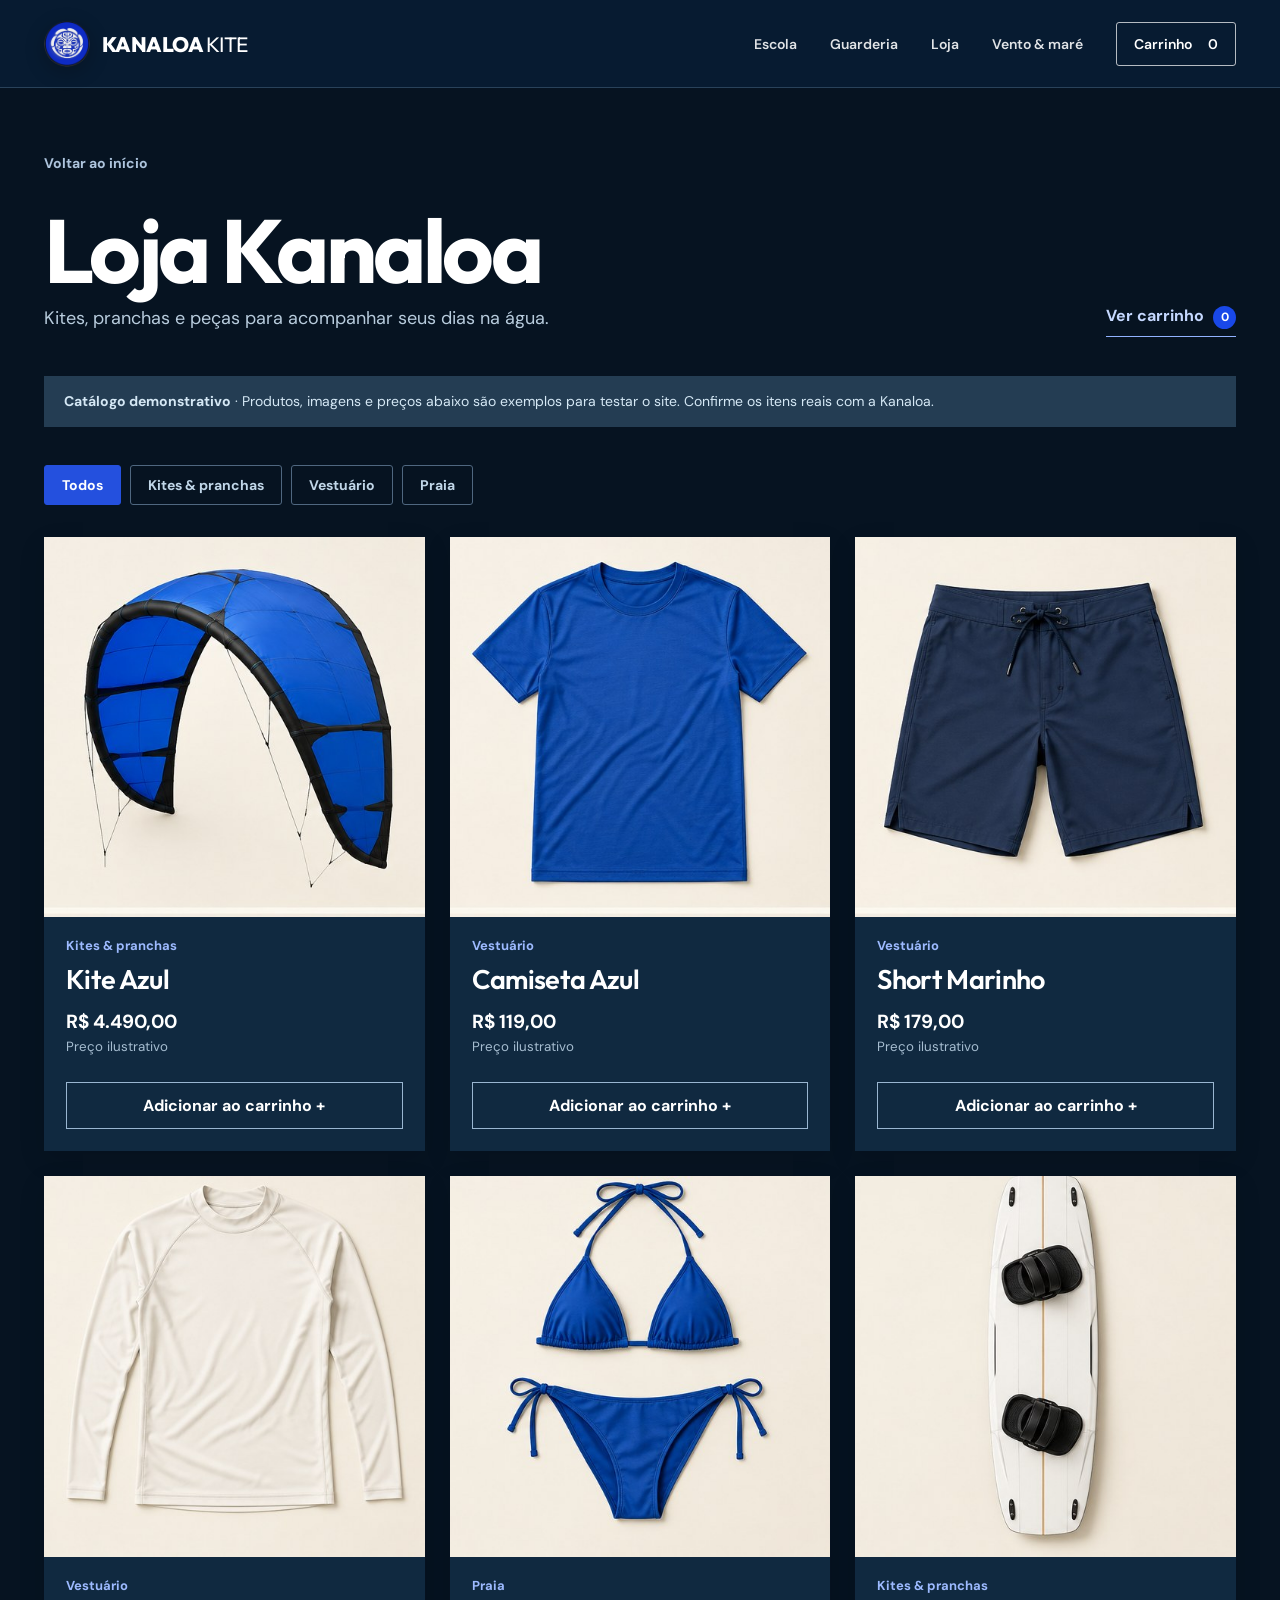
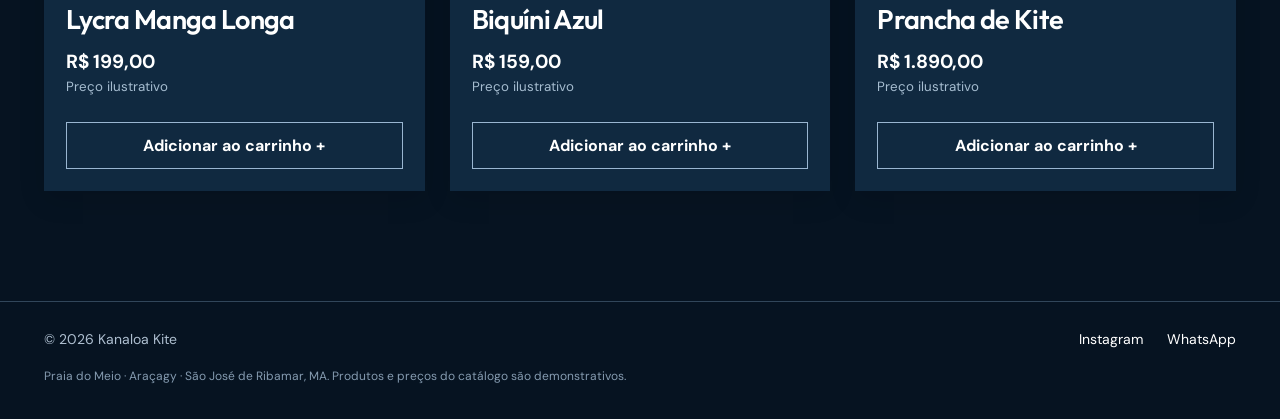
<file: loja.html>
<!doctype html><html lang="pt-BR"><head><meta charset="utf-8"><meta name="viewport" content="width=device-width,initial-scale=1"><meta name="theme-color" content="#061321"><meta name="description" content="Kanaloa Kite: escola, guarderia, loja e condições de vento e maré na Praia do Meio, Maranhão."><title>Loja | Kanaloa Kite</title><link rel="icon" type="image/png" href="assets/logo.png"><link rel="preconnect" href="https://fonts.googleapis.com"><link rel="preconnect" href="https://fonts.gstatic.com" crossorigin><link href="https://fonts.googleapis.com/css2?family=DM+Sans:wght@400;500;600;700&family=Outfit:wght@400;500;600;700;800&display=swap" rel="stylesheet"><link rel="stylesheet" href="styles.css"><script defer src="script.js"></script><script defer src="products.js"></script><script defer src="store.js?v=6"></script></head><body><a class="skip-link" href="#conteudo">Pular para o conteúdo</a><header class="site-header site-header--solid" id="topo"><a class="brand" href="index.html" aria-label="Kanaloa Kite, início"><img src="assets/logo.png" alt="" width="46" height="46"><span>KANALOA <em>KITE</em></span></a><button class="menu-toggle" id="menuToggle" type="button" aria-expanded="false" aria-controls="mainNav" aria-label="Abrir menu"><span></span><span></span></button><nav class="main-nav" id="mainNav" aria-label="Navegação principal"><a href="escola.html">Escola</a><a href="guarderia.html">Guarderia</a><a href="loja.html">Loja</a><a href="condicoes.html">Vento & maré</a><a class="nav-contact" href="carrinho.html">Carrinho <span id="cartCount" aria-label="itens no carrinho">0</span></a></nav></header><main id="conteudo"><section class="catalog-head wrap"><a class="back-link" href="index.html"> Voltar ao início</a><div class="catalog-head__row"><div><h1>Loja Kanaloa</h1><p>Kites, pranchas e peças para acompanhar seus dias na água.</p></div><a class="cart-link" href="carrinho.html">Ver carrinho <span id="cartCountSecondary">0</span></a></div><div class="demo-notice"><strong>Catálogo demonstrativo</strong> · Produtos, imagens e preços abaixo são exemplos para testar o site. Confirme os itens reais com a Kanaloa.</div></section><section class="catalog wrap"><div class="filters" id="catalogFilters" aria-label="Filtrar produtos"><button class="active" data-filter="todos" type="button">Todos</button><button data-filter="kite" type="button">Kites & pranchas</button><button data-filter="vestuario" type="button">Vestuário</button><button data-filter="praia" type="button">Praia</button></div><div class="product-grid" id="productGrid" aria-live="polite"></div></section></main><footer class="site-footer"><div class="wrap site-footer__inner"><span>© <span id="year">2026</span> Kanaloa Kite</span><div><a href="https://www.instagram.com/kanaloakite/" target="_blank" rel="noopener noreferrer">Instagram</a><a href="https://wa.me/5598988404040" target="_blank" rel="noopener noreferrer">WhatsApp</a></div><small>Praia do Meio · Araçagy · São José de Ribamar, MA. Produtos e preços do catálogo são demonstrativos.</small></div></footer></body></html>
</file>
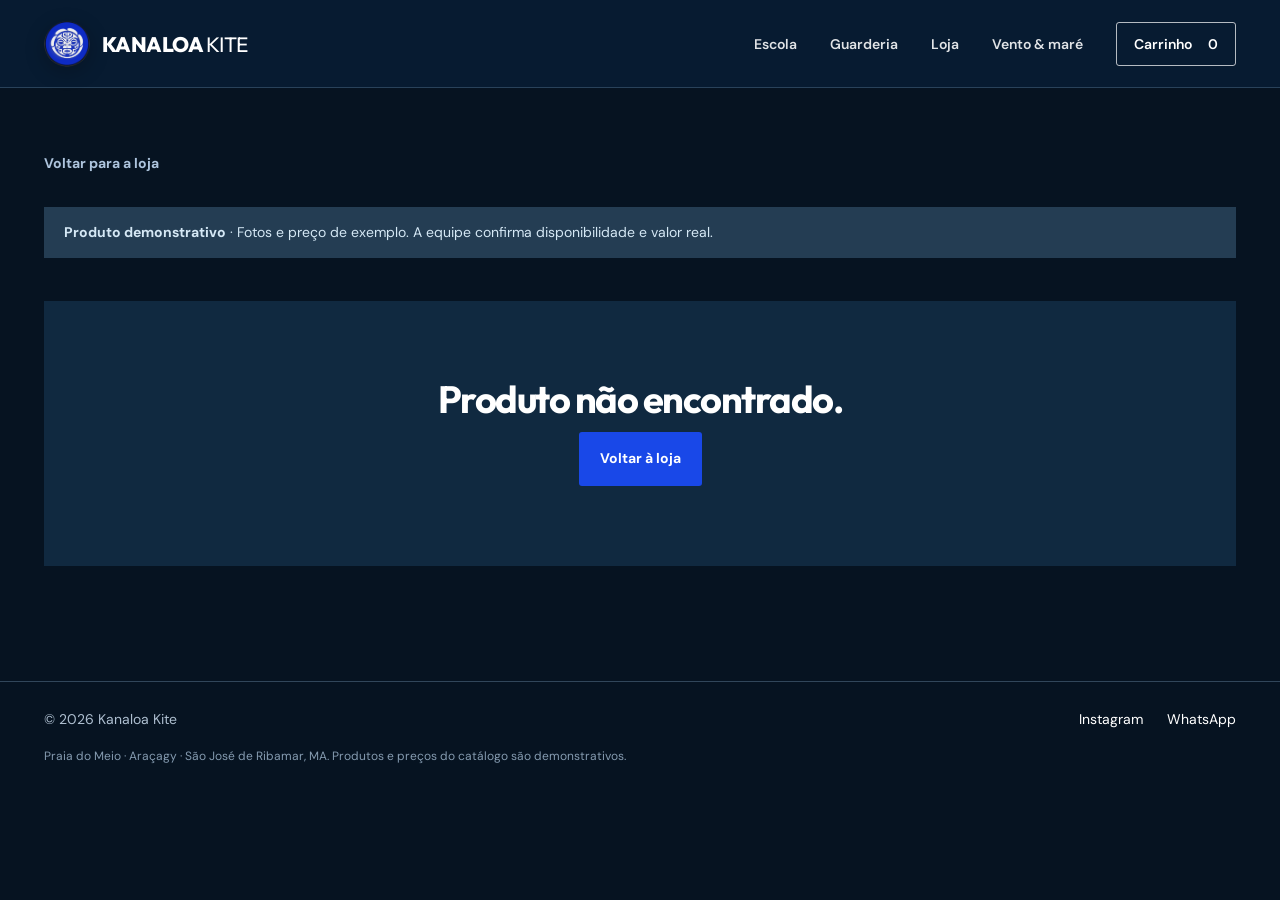
<file: produto.html>
<!doctype html><html lang="pt-BR"><head><meta charset="utf-8"><meta name="viewport" content="width=device-width,initial-scale=1"><meta name="theme-color" content="#061321"><meta name="description" content="Kanaloa Kite: escola, guarderia, loja e condições de vento e maré na Praia do Meio, Maranhão."><title>Produto | Kanaloa Kite</title><link rel="icon" type="image/png" href="assets/logo.png"><link rel="preconnect" href="https://fonts.googleapis.com"><link rel="preconnect" href="https://fonts.gstatic.com" crossorigin><link href="https://fonts.googleapis.com/css2?family=DM+Sans:wght@400;500;600;700&family=Outfit:wght@400;500;600;700;800&display=swap" rel="stylesheet"><link rel="stylesheet" href="styles.css"><script defer src="script.js"></script><script defer src="products.js"></script><script defer src="store.js?v=6"></script></head><body><a class="skip-link" href="#conteudo">Pular para o conteúdo</a><header class="site-header site-header--solid" id="topo"><a class="brand" href="index.html" aria-label="Kanaloa Kite, início"><img src="assets/logo.png" alt="" width="46" height="46"><span>KANALOA <em>KITE</em></span></a><button class="menu-toggle" id="menuToggle" type="button" aria-expanded="false" aria-controls="mainNav" aria-label="Abrir menu"><span></span><span></span></button><nav class="main-nav" id="mainNav" aria-label="Navegação principal"><a href="escola.html">Escola</a><a href="guarderia.html">Guarderia</a><a href="loja.html">Loja</a><a href="condicoes.html">Vento & maré</a><a class="nav-contact" href="carrinho.html">Carrinho <span id="cartCount" aria-label="itens no carrinho">0</span></a></nav></header><main id="conteudo"><section class="product-page wrap"><a class="back-link" href="loja.html"> Voltar para a loja</a><div class="demo-notice"><strong>Produto demonstrativo</strong> · Fotos e preço de exemplo. A equipe confirma disponibilidade e valor real.</div><div id="productDetail"></div></section></main><footer class="site-footer"><div class="wrap site-footer__inner"><span>© <span id="year">2026</span> Kanaloa Kite</span><div><a href="https://www.instagram.com/kanaloakite/" target="_blank" rel="noopener noreferrer">Instagram</a><a href="https://wa.me/5598988404040" target="_blank" rel="noopener noreferrer">WhatsApp</a></div><small>Praia do Meio · Araçagy · São José de Ribamar, MA. Produtos e preços do catálogo são demonstrativos.</small></div></footer></body></html>
</file>
<file: styles.css>
:root{--navy:#061321;--navy2:#0b1e31;--blue:#1948e8;--blue2:#3c6bff;--cream:#f3f5f2;--white:#fff;--ink:#101e2b;--muted:#a9bed1;--display:'Outfit',sans-serif;--body:'DM Sans',sans-serif}*{box-sizing:border-box}html{scroll-behavior:smooth}body{margin:0;background:var(--navy);color:var(--white);font-family:var(--body);font-size:16px}body,button,a{-webkit-tap-highlight-color:transparent}a{color:inherit;text-decoration:none}button{font:inherit}img{display:block;max-width:100%}::selection{background:#5f86ff;color:#061321}::-webkit-scrollbar{width:10px}::-webkit-scrollbar-track{background:#081827}::-webkit-scrollbar-thumb{background:#3160d9;border-radius:9px;border:2px solid #081827}:focus-visible{outline:3px solid #87a3ff;outline-offset:4px}.skip-link{position:absolute;z-index:1001;top:-70px;left:12px;padding:12px 16px;background:var(--white);color:var(--navy)}.skip-link:focus{top:12px}.wrap{width:min(100% - 88px,1360px);margin-inline:auto}.site-header{height:88px;position:absolute;z-index:10;top:0;left:0;width:100%;display:flex;align-items:center;justify-content:space-between;padding:0 max(44px,calc((100vw - 1360px)/2));border-bottom:1px solid rgba(255,255,255,.18)}.brand{display:flex;align-items:center;gap:12px;font-family:var(--display);font-weight:800;font-size:21px;letter-spacing:-.025em}.brand img{border-radius:50%;box-shadow:0 5px 20px rgba(0,0,0,.23)}.brand em{font-style:normal;font-weight:400}.main-nav{display:flex;align-items:center;gap:33px;font-size:14px;font-weight:600}.main-nav>a:not(.nav-contact){opacity:.88;transition:opacity .2s}.main-nav>a:hover{opacity:1}.nav-contact{padding:12px 17px;border:1px solid rgba(255,255,255,.7);border-radius:3px}.nav-contact span,.button span,.text-link span{display:inline-block;margin-left:13px;transition:transform .25s}.nav-contact:hover span,.button:hover span,.text-link:hover span{transform:translate(3px,-3px)}.menu-toggle{display:none}.hero{height:min(870px,100svh);min-height:640px;position:relative;isolation:isolate;overflow:hidden}.hero__photo,.hero__shade{position:absolute;inset:0;z-index:-1}.hero__photo{background:url('assets/hero.jpg') center 43%/cover no-repeat;animation:heroReveal 2.4s cubic-bezier(.16,1,.3,1) both}.hero__shade{background:linear-gradient(90deg,rgba(2,12,23,.82) 0%,rgba(3,15,26,.58) 38%,rgba(3,16,28,.07) 82%),linear-gradient(0deg,rgba(4,16,29,.62),transparent 32%)}.hero__content{height:100%;display:flex;flex-direction:column;align-items:flex-start;justify-content:center;padding-top:85px}.hero__location{display:flex;align-items:center;gap:10px;margin:0 0 26px;font-size:15px;font-weight:700;letter-spacing:.015em}.location-dot{height:8px;width:8px;border-radius:50%;background:#78b9ff;box-shadow:0 0 0 5px rgba(120,185,255,.15)}h1,h2,p{margin-top:0}.hero h1{font-family:var(--display);font-size:clamp(4.4rem,8vw,8.6rem);line-height:.91;letter-spacing:-.04em;font-weight:700;max-width:1050px;margin-bottom:29px}.hero h1 span{font-weight:400}.hero__lead{font-size:18px;line-height:1.6;max-width:535px;color:#e8f0f8;margin-bottom:30px}.hero__actions{display:flex;align-items:center;gap:34px}.button{min-height:54px;display:inline-flex;align-items:center;justify-content:center;padding:15px 21px;border-radius:3px;font-weight:700;font-size:14px;line-height:1.2;transition:background .25s,transform .25s}.button:hover{transform:translateY(-2px)}.button--blue{background:var(--blue);color:white}.button--blue:hover{background:var(--blue2)}.button--outline{border:1px solid #a9c1d6}.button--outline:hover{background:rgba(255,255,255,.08)}.text-link{font-weight:700;font-size:14px;border-bottom:1px solid currentColor;padding-bottom:6px}.hero__bottom{position:absolute;bottom:29px;left:50%;transform:translateX(-50%);display:flex;justify-content:space-between;color:#d9e6f0;font-size:12px;font-weight:700;letter-spacing:.08em;text-transform:uppercase}.hero__bottom span span{font-size:17px;vertical-align:middle;margin-left:8px}.intro-section{padding-top:126px;padding-bottom:138px}.intro-section__heading{display:flex;justify-content:space-between;align-items:end;gap:50px;margin-bottom:45px}.intro-section h2,.guarderia h2,.shop h2,.contact h2{font-family:var(--display);font-size:clamp(3.3rem,5.7vw,6.1rem);line-height:.98;letter-spacing:-.035em;font-weight:600;margin:0}.intro-section h2 em,.guarderia h2 em,.shop h2 em{font-style:normal;color:#7fa0ff}.intro-section__heading p{max-width:390px;color:#b7c8d7;font-size:17px;line-height:1.65;margin:0 0 3px}.paths{display:grid;grid-template-columns:repeat(3,1fr);border-top:1px solid #31465a;border-bottom:1px solid #31465a}.path{min-height:310px;padding:31px 32px 30px 0;display:flex;flex-direction:column;align-items:flex-start;position:relative;transition:background .25s}.path+.path{border-left:1px solid #31465a;padding-left:32px}.path:hover{background:#0c2138}.path__index{font-size:13px;color:#87a7ff;font-weight:700;margin-bottom:auto}.path strong{font-family:var(--display);font-size:44px;font-weight:600;letter-spacing:-.035em;margin-bottom:12px}.path>span:nth-of-type(2){max-width:260px;color:#b7c8d7;line-height:1.55;font-size:15px}.feature{display:grid;grid-template-columns:1.04fr .96fr;min-height:660px;background:#12365c}.feature__visual{position:relative;overflow:hidden}.feature__visual img{width:100%;height:100%;object-fit:cover;object-position:center}.feature__content{display:flex;flex-direction:column;align-items:flex-start;justify-content:center;padding:clamp(42px,7vw,120px)}.feature__symbol{height:62px;width:62px;color:#9ab7ff;margin-bottom:34px}.feature__symbol svg{height:100%;width:100%}.feature h2{font-family:var(--display);font-size:clamp(3.1rem,4.6vw,5.1rem);font-weight:600;line-height:1.02;letter-spacing:-.035em;max-width:560px;margin-bottom:23px}.feature p{color:#d0e0ed;line-height:1.7;max-width:500px;font-size:17px;margin-bottom:31px}.feature__photo-credit{position:absolute;bottom:20px;left:20px;padding:6px 9px;background:rgba(0,0,0,.43);font-size:11px;letter-spacing:.05em;text-transform:uppercase}.guarderia{display:grid;grid-template-columns:.8fr 1.2fr;gap:9%;align-items:center;padding-top:140px;padding-bottom:140px}.guarderia__copy p{color:#b7c8d7;line-height:1.7;font-size:17px;max-width:440px;margin:28px 0}.guarderia__visual{height:540px;position:relative;overflow:hidden}.guarderia__visual img{width:100%;height:100%;object-fit:cover}.guarderia__seal{position:absolute;top:0;left:0;width:165px;height:165px;background:var(--blue);display:flex;flex-direction:column;justify-content:center;padding:21px;transform:rotate(-5deg)}.guarderia__seal span{font-size:10px;line-height:1.3;font-weight:700;letter-spacing:.1em}.guarderia__seal strong{font-family:var(--display);font-size:40px;line-height:.83;letter-spacing:-.04em;margin-top:12px}.shop{background:var(--cream);color:var(--ink);overflow:hidden}.shop__inner{min-height:500px;display:grid;grid-template-columns:1fr .8fr;align-items:center;gap:40px}.shop h2 em{color:#2858da}.shop p{max-width:540px;color:#3c5267;line-height:1.7;font-size:17px;margin:26px 0}.shop .text-link{color:#1646d2}.shop__words{font-family:var(--display);font-size:clamp(5rem,10vw,10rem);line-height:.76;font-weight:800;letter-spacing:-.08em;color:#dbe4ef;transform:rotate(-8deg) translateX(15%);user-select:none}.shop__words span{display:block}.shop__words span:nth-child(2){color:#a8c0e7}.contact{padding-top:138px;padding-bottom:145px;text-align:center;display:flex;flex-direction:column;align-items:center}.contact img{border-radius:50%;margin-bottom:32px}.contact p{margin:28px 0;color:#b7c8d7;max-width:440px;line-height:1.6;font-size:17px}.site-footer{border-top:1px solid #31465a;padding:28px 0 35px;color:#aebfd0}.site-footer__inner{display:flex;align-items:center;justify-content:space-between;gap:20px;flex-wrap:wrap;font-size:14px}.site-footer__inner>div{display:flex;gap:24px;color:white}.site-footer small{flex-basis:100%;font-size:12px;color:#859bb0}.intro{position:fixed;inset:0;z-index:1000;display:grid;place-items:center;background:#071b31;color:#a8c7ff;transition:opacity .5s,visibility .5s}.intro--done{opacity:0;visibility:hidden;pointer-events:none}.intro__scene{display:flex;flex-direction:column;align-items:center;transform:translateY(-10px)}.intro__kite{width:min(74vw,430px);height:auto;overflow:visible}.intro__wave{stroke-dasharray:440;stroke-dashoffset:440;animation:drawWave 1s .12s ease-out forwards}.intro__line{stroke-dasharray:160;stroke-dashoffset:160;animation:drawWave .55s .9s ease-out forwards}.intro__sail{opacity:0;transform:translateY(10px);animation:sailIn .45s 1.2s ease-out forwards}.intro__name{font-family:var(--display);font-weight:800;font-size:clamp(2.6rem,7vw,6rem);letter-spacing:.02em;line-height:1;color:white;opacity:0;animation:sailIn .65s 1.55s ease-out forwards}.intro__name span{font-weight:400}.intro__skip{position:absolute;bottom:36px;right:36px;background:none;border:0;color:#d9e9ff;cursor:pointer;font-size:13px;text-decoration:underline;text-underline-offset:5px}@keyframes drawWave{to{stroke-dashoffset:0}}@keyframes sailIn{to{opacity:1;transform:translateY(0)}}@keyframes heroReveal{from{transform:scale(1.07);filter:brightness(.7)}to{transform:scale(1);filter:brightness(1)}}@media(max-width:950px){.site-header{padding-inline:26px}.wrap{width:min(100% - 52px,1360px)}.main-nav{gap:17px}.hero h1{font-size:clamp(4.5rem,9vw,7rem)}.feature__content{padding:45px}.guarderia{gap:5%}.guarderia__visual{height:460px}}@media(max-width:900px){.site-header{height:76px;padding-inline:22px}.brand{font-size:18px}.brand img{width:39px;height:39px}.menu-toggle{display:flex;flex-direction:column;justify-content:center;gap:6px;width:42px;height:42px;border:1px solid rgba(255,255,255,.5);border-radius:3px;background:rgba(0,0,0,.12);padding:10px;z-index:2}.menu-toggle span{height:2px;width:100%;background:white}.main-nav{display:none;position:absolute;top:76px;left:0;right:0;background:#081a2c;padding:21px 25px 30px;flex-direction:column;align-items:stretch;gap:0;box-shadow:0 20px 30px rgba(0,0,0,.25)}.main-nav--open{display:flex}.main-nav a{padding:14px 0;border-bottom:1px solid #263b4d;font-size:16px}.main-nav .nav-contact{margin-top:16px;padding:14px;border:1px solid #6d8be2;text-align:center}.wrap{width:min(100% - 40px,1360px)}.hero{height:760px;min-height:640px;max-height:100svh}.hero__photo{background-position:58% center}.hero__shade{background:linear-gradient(90deg,rgba(3,15,27,.83),rgba(3,15,27,.26)),linear-gradient(0deg,rgba(3,15,27,.72),transparent 40%)}.hero__content{padding-top:60px}.hero h1{font-size:clamp(3.7rem,12.1vw,5.8rem);line-height:.96;margin-bottom:22px}.hero__lead{font-size:16px;max-width:420px}.hero__actions{align-items:flex-start;flex-direction:column;gap:24px}.hero__bottom{bottom:22px}.hero__bottom span:last-child{display:none}.intro-section{padding-top:90px;padding-bottom:90px}.intro-section__heading{display:block;margin-bottom:29px}.intro-section h2,.guarderia h2,.shop h2,.contact h2{font-size:clamp(3.15rem,10vw,5rem)}.intro-section__heading p{margin-top:25px}.paths{display:block}.path,.path+.path{min-height:200px;border-left:0;border-top:1px solid #31465a;padding:25px 10px}.path:first-child{border-top:0}.path__index{margin-bottom:25px}.path strong{font-size:38px}.feature{display:flex;flex-direction:column}.feature__visual{height:350px}.feature__content{padding:62px 24px 75px}.feature h2{font-size:clamp(3.1rem,10vw,4.6rem)}.guarderia{display:flex;flex-direction:column;align-items:stretch;padding-top:95px;padding-bottom:95px;gap:50px}.guarderia__visual{height:430px}.shop__inner{min-height:540px;display:block;padding-top:90px;padding-bottom:55px}.shop__words{font-size:clamp(5.5rem,18vw,9rem);margin-top:70px;transform:rotate(-8deg) translateX(13%)}.contact{padding-top:95px;padding-bottom:100px}.site-footer__inner{align-items:flex-start;flex-direction:column}.site-footer small{line-height:1.5}}@media(max-width:380px){.hero h1{font-size:3.5rem}.hero__location{font-size:13px}.guarderia__visual{height:360px}}@media(prefers-reduced-motion:reduce){html{scroll-behavior:auto}*,*::before,*::after{animation-duration:.01ms!important;transition-duration:.01ms!important}.intro{display:none}}

:root{color-scheme:dark}
.site-header--solid{position:relative;background:#071b31;border-bottom-color:#29425a}.site-header--solid .brand{flex:none}
.intro__logo-draw{width:min(58vw,240px);height:min(58vw,240px);position:relative;margin-bottom:25px}.intro__trace,.intro__logo-final{position:absolute;inset:0;width:100%;height:100%}.intro__trace{filter:drop-shadow(0 0 12px rgba(127,160,255,.3))}.intro__trace path{stroke-dasharray:100;stroke-dashoffset:100;animation:traceLogo 1.35s calc(.08s + var(--order)*.026s) cubic-bezier(.12,.72,.2,1) forwards}.intro__logo-final{border-radius:50%;opacity:0;animation:finalLogo .65s 1.55s ease-out forwards}.intro__name{font-size:clamp(2.4rem,6vw,5rem);animation:sailIn .6s 1.85s ease-out forwards}@keyframes traceLogo{to{stroke-dashoffset:0}}@keyframes finalLogo{to{opacity:1}}
.home-conditions{background:#12365c}.home-conditions__inner{min-height:340px;display:flex;align-items:center;justify-content:space-between;gap:50px}.home-conditions h2{font-family:var(--display);font-size:clamp(2.8rem,4.5vw,5rem);line-height:1;letter-spacing:-.035em;font-weight:600;margin-bottom:16px}.home-conditions h2 em{font-style:normal;color:#9bb5ff}.home-conditions p{color:#d1e1ee;max-width:500px;line-height:1.6;margin:0}.home-conditions .button{white-space:nowrap}
.back-link{display:inline-block;font-size:14px;font-weight:700;color:#adc4dd;margin:0 0 35px}.back-link:hover{color:#fff}.page-hero{min-height:485px;position:relative;background-size:cover;background-position:center;isolation:isolate}.page-hero::before{content:"";position:absolute;inset:0;z-index:-1;background:linear-gradient(90deg,rgba(4,16,29,.88),rgba(4,16,29,.15))}.page-hero--school{background-image:url('assets/sunset.jpg')}.page-hero--storage{background-image:url('assets/rider.jpg')}.page-hero__inner{padding-top:75px;padding-bottom:80px}.page-hero h1,.catalog-head h1,.product-page h1,.cart-page h1,.conditions-head h1{font-family:var(--display);font-size:clamp(3.7rem,7vw,7rem);line-height:.97;letter-spacing:-.04em;font-weight:700;margin:0 0 20px}.page-hero p{max-width:650px;font-size:18px;line-height:1.6;color:#e1edf7;margin:0}.content-grid{display:grid;grid-template-columns:1fr 1fr;gap:10%;padding-top:95px;padding-bottom:110px;align-items:start}.content-grid__text h2{font-family:var(--display);font-size:clamp(3rem,4vw,5rem);line-height:1.02;letter-spacing:-.035em;font-weight:600;margin:0 0 25px}.content-grid__text p{color:#b7c8d7;line-height:1.7;font-size:18px;max-width:580px}.info-strip{display:flex;flex-direction:column;gap:15px;margin-top:40px;border-top:1px solid #36506a;padding-top:25px;color:#c7d8e8;font-size:15px}.booking-panel{background:#12365c;padding:45px;box-shadow:0 18px 42px rgba(0,0,0,.2)}.booking-panel h2{font-family:var(--display);font-size:40px;letter-spacing:-.03em;margin:0 0 10px}.booking-panel>p{color:#c4d8e9;line-height:1.6;margin-bottom:30px}.booking-panel form{display:flex;flex-direction:column;gap:19px}.booking-panel label,.detail-size,.detail-quantity{display:block;font-size:14px;font-weight:700;color:#fff}.booking-panel input,.booking-panel select,.booking-panel textarea,.detail-size select,.detail-quantity input{display:block;width:100%;background:#fff;color:#10243a;border:2px solid transparent;border-radius:3px;padding:13px 14px;font:inherit;font-weight:500;margin-top:9px;outline:none}.booking-panel textarea{resize:vertical;min-height:105px}.booking-panel input:focus,.booking-panel select:focus,.booking-panel textarea:focus,.detail-size select:focus,.detail-quantity input:focus{border-color:#80a1ff}.booking-panel input::placeholder,.booking-panel textarea::placeholder{color:#526577}.form-row{display:grid;grid-template-columns:1fr 1fr;gap:16px}.optional{font-size:12px;color:#a7bfd6;font-weight:400}.booking-panel .button{border:0;cursor:pointer;margin-top:7px}.form-footnote{font-size:12px;color:#c0d5e7;line-height:1.5;margin:0}.mini-banner{border-top:1px solid #35516a;padding:33px 0 65px;display:flex;justify-content:space-between;gap:25px;font-size:16px;font-weight:700}.mini-banner a{color:#a1baff;text-decoration:underline;text-underline-offset:5px}.editorial-photo{height:520px;position:relative}.editorial-photo img{width:100%;height:100%;object-fit:cover}.editorial-photo span{position:absolute;left:15px;bottom:15px;background:rgba(0,0,0,.55);padding:6px 9px;font-size:11px;text-transform:uppercase;letter-spacing:.06em}
.catalog-head,.conditions-head,.cart-page,.product-page{padding-top:64px}.catalog-head__row{display:flex;justify-content:space-between;gap:30px;align-items:end}.catalog-head h1{margin-bottom:10px}.catalog-head p,.cart-page>p,.conditions-head>p{color:#b8ccdd;font-size:18px;line-height:1.6;max-width:620px}.cart-link{white-space:nowrap;border-bottom:1px solid #91b2ff;padding-bottom:7px;color:#c5d8ff;font-weight:700;margin-bottom:14px}.cart-link span{display:inline-flex;align-items:center;justify-content:center;min-width:23px;height:23px;border-radius:50%;background:var(--blue);color:white;margin-left:5px;font-size:12px}.demo-notice{padding:15px 20px;background:#243d53;color:#d5e8f5;font-size:14px;line-height:1.5;margin:25px 0 0}.catalog{padding-top:38px;padding-bottom:110px}.filters{display:flex;gap:9px;flex-wrap:wrap;margin-bottom:32px}.filters button{background:transparent;color:#c0d6e8;border:1px solid #4f6780;border-radius:3px;padding:10px 17px;cursor:pointer;font-size:14px;font-weight:700}.filters button.active,.filters button:hover{background:#2450de;border-color:#2450de;color:white}.product-grid{display:grid;grid-template-columns:repeat(3,1fr);gap:25px}.product-card{background:#102940;display:flex;flex-direction:column;box-shadow:0 9px 25px rgba(0,0,0,.12)}.product-card>a{display:block;flex:1}.product-card__image{aspect-ratio:1;background:#eae9e3;overflow:hidden}.product-card__image img{width:100%;height:100%;object-fit:cover;transition:transform .45s}.product-card:hover .product-card__image img{transform:scale(1.035)}.product-card__body{padding:20px 22px 12px;display:flex;flex-direction:column}.product-card__body span,.detail-category{color:#9dbaff;font-size:13px;font-weight:700}.product-card__body h2{font-family:var(--display);font-size:27px;font-weight:600;margin:8px 0 13px;letter-spacing:-.025em}.product-card__body strong{font-size:19px}.product-card__body small{color:#a6bdd0;margin-top:4px}.quick-add{display:block;width:calc(100% - 44px);margin:15px 22px 22px;padding:12px 6px;background:none;border:1px solid #9ab6d1;color:#fff;cursor:pointer;font-weight:700}.quick-add:hover{background:#2450de;border-color:#2450de}
.product-page{padding-bottom:115px}.product-page .demo-notice{margin-top:0;margin-bottom:43px}.detail-grid{display:grid;grid-template-columns:1.05fr .95fr;gap:7%;align-items:start}.gallery__main{aspect-ratio:1;background:#eeede9}.gallery__main img{width:100%;height:100%;object-fit:cover}.gallery__thumbs{display:flex;gap:12px;margin-top:14px}.gallery__thumbs button{width:80px;height:80px;padding:0;background:none;border:2px solid transparent;cursor:pointer}.gallery__thumbs button.active{border-color:#87a9ff}.gallery__thumbs img{width:100%;height:100%;object-fit:cover}.detail-copy{padding-top:15px}.detail-copy h1{font-size:clamp(3.2rem,5vw,5rem);margin:13px 0 19px}.detail-price{font-size:30px;font-weight:700;margin-bottom:25px}.detail-price small{display:block;font-size:13px;color:#a7bed2;font-weight:400;margin-top:5px}.detail-copy>p{color:#c0d2e0;line-height:1.7;font-size:17px;max-width:550px}.detail-size,.detail-quantity{max-width:260px;margin-top:24px}.detail-quantity input{max-width:100px}.detail-copy .button{border:0;cursor:pointer;display:flex;margin:29px 0 26px}.detail-copy .detail-note{font-size:13px;color:#9fb6c9;margin-top:30px}.cart-page{padding-bottom:110px}.cart-page h1{margin-bottom:12px}.cart-page .demo-notice{margin-bottom:40px}.cart-layout{display:grid;grid-template-columns:1fr 320px;gap:45px;align-items:start}.cart-item{display:grid;grid-template-columns:140px 1fr auto;gap:22px;padding:20px 0;border-bottom:1px solid #35516a}.cart-item:first-child{border-top:1px solid #35516a}.cart-item img{width:140px;height:140px;object-fit:cover}.cart-item h2{font-family:var(--display);font-size:24px;letter-spacing:-.025em;margin:0 0 7px}.cart-item p{color:#abc2d5;font-size:13px;margin:0 0 10px}.cart-item strong{font-size:17px}.cart-item>b{font-size:18px}.cart-item__actions{display:flex;gap:20px;align-items:center;margin-top:20px}.cart-item__actions label{font-size:13px;color:#bbd0e0}.cart-item__actions input{width:60px;margin-left:5px;background:#fff;color:#10243a;border:0;padding:6px}.cart-item__actions button{background:none;color:#adc3d7;border:0;text-decoration:underline;cursor:pointer}.cart-summary{background:#12365c;padding:30px}.cart-summary h2{font-family:var(--display);font-size:29px;margin:0 0 28px}.cart-summary>div{display:flex;justify-content:space-between;gap:12px;font-weight:700}.cart-summary p{color:#bcd0df;font-size:13px;line-height:1.5;margin:22px 0}.cart-summary .button{display:flex}.empty-state{padding:80px 20px;background:#102940;text-align:center}.empty-state h1,.empty-state h2{font-family:var(--display);font-size:38px;margin:0 0 14px}.empty-state p{color:#b8ccdd;margin-bottom:28px}
.conditions-head{padding-bottom:40px}.conditions-head h1{margin-bottom:15px}.conditions-meta{display:inline-block;color:#bcd1e2;background:#19344e;padding:12px 15px;font-size:13px;margin-top:8px}.conditions-grid{display:grid;grid-template-columns:1fr 1fr;gap:25px;padding-bottom:65px}.wind-panel,.tide-panel{background:#102940;padding:30px}.panel-heading{display:flex;justify-content:space-between;align-items:baseline;gap:20px;border-bottom:1px solid #34516a;padding-bottom:15px;margin-bottom:22px}.panel-heading h2{font-family:var(--display);font-size:30px;margin:0}.panel-heading span{color:#abc3d8;font-size:12px}.wind-now{display:flex;align-items:center;gap:30px;margin-bottom:30px}.wind-now>strong{font-family:var(--display);font-size:72px;line-height:1;letter-spacing:-.04em}.wind-now>strong span{font-size:23px;letter-spacing:0}.wind-now>div{display:flex;flex-direction:column;gap:7px;color:#c5d8e8;font-size:14px}.wind-days{display:grid;grid-template-columns:repeat(7,1fr);gap:2px;margin-bottom:25px}.wind-day{padding:12px 7px;background:#173651;display:flex;flex-direction:column;gap:7px;min-width:0}.wind-day span,.wind-day small{font-size:11px;color:#b6cede}.wind-day strong{font-size:15px}.wind-panel>small,.tide-panel>small{display:block;color:#9db7cb;line-height:1.5}.wind-panel>small a,.tide-panel>small a{text-decoration:underline}.tide-day{padding:14px 0;border-bottom:1px solid #34516a}.tide-day:first-child{padding-top:0}.tide-day h3{font-family:var(--display);font-size:17px;text-transform:capitalize;margin:0 0 11px}.tide-events{display:grid;grid-template-columns:repeat(4,1fr);gap:5px}.tide-events>div{display:flex;flex-direction:column;gap:3px}.tide-events span{color:#9db9d0;font-size:11px}.tide-events strong{font-size:17px}.tide-events small{font-size:12px;color:#b5cbdd}.tide-panel>small{margin-top:23px}.conditions-cta{padding:0 0 110px}.conditions-cta h2{font-family:var(--display);font-size:clamp(3rem,5vw,5rem);letter-spacing:-.035em;margin-bottom:12px}.conditions-cta p{color:#b8ccdd;margin-bottom:25px}
@media(max-width:950px){.product-grid{grid-template-columns:repeat(2,1fr)}.conditions-grid{grid-template-columns:1fr}.wind-days{grid-template-columns:repeat(7,1fr)}}
@media(max-width:900px){.site-header--solid{height:76px}.home-conditions__inner{min-height:0;display:block;padding-top:75px;padding-bottom:80px}.home-conditions .button{margin-top:28px}.page-hero{min-height:430px}.page-hero__inner{padding-top:50px;padding-bottom:70px}.page-hero h1,.catalog-head h1,.product-page h1,.cart-page h1,.conditions-head h1{font-size:clamp(3.6rem,11vw,5.5rem)}.page-hero p{font-size:16px}.content-grid,.detail-grid,.cart-layout{grid-template-columns:1fr;gap:45px}.content-grid{padding-top:75px;padding-bottom:80px}.content-grid__text h2{font-size:3rem}.booking-panel{padding:25px}.form-row{grid-template-columns:1fr}.editorial-photo{height:360px}.mini-banner{flex-direction:column;padding-bottom:55px}.catalog-head,.conditions-head,.cart-page,.product-page{padding-top:43px}.catalog-head__row{display:block}.catalog-head p,.cart-page>p,.conditions-head>p{font-size:16px}.catalog-head .cart-link{display:inline-block;margin-top:18px}.product-grid{gap:14px}.product-card__body{padding:14px 13px 8px}.product-card__body h2{font-size:20px}.product-card__body strong{font-size:16px}.quick-add{width:calc(100% - 26px);margin:10px 13px 14px;font-size:12px}.product-page .demo-notice{margin-bottom:28px}.detail-copy{padding-top:0}.cart-item{grid-template-columns:86px 1fr;gap:13px}.cart-item img{width:86px;height:86px}.cart-item>b{grid-column:2;font-size:15px}.cart-item h2{font-size:20px}.cart-item__actions{margin-top:12px}.wind-panel,.tide-panel{padding:20px}.panel-heading{display:block}.panel-heading span{display:block;margin-top:8px}.wind-now{display:block}.wind-now>strong{font-size:64px}.wind-now>div{margin-top:15px}.wind-days{grid-template-columns:repeat(4,1fr)}.tide-events{grid-template-columns:repeat(4,1fr)}.tide-events strong{font-size:14px}.conditions-meta{line-height:1.5}}
@media(max-width:380px){.product-grid{grid-template-columns:1fr}.wind-days{grid-template-columns:repeat(3,1fr)}.tide-events{grid-template-columns:repeat(2,1fr);row-gap:12px}}

.content-grid{grid-template-columns:minmax(0,1fr) minmax(0,1fr)}.booking-panel{min-width:0}@media(max-width:900px){.content-grid{grid-template-columns:1fr}}

.path__cta{display:inline-flex;align-items:center;justify-content:center;min-height:40px;padding:10px 15px;margin-top:20px;background:#2858da;color:#fff;border-radius:3px;font-size:14px;font-weight:700;line-height:1.2;transition:background .2s,transform .2s}
.path:hover .path__cta,.path:focus-visible .path__cta{background:#416fff;transform:translateY(-2px)}
.path:focus-visible{outline:2px solid #a9c1ff;outline-offset:4px}
@media(max-width:900px){.path,.path+.path{min-height:235px}.path__cta{margin-top:17px}}
</file>
